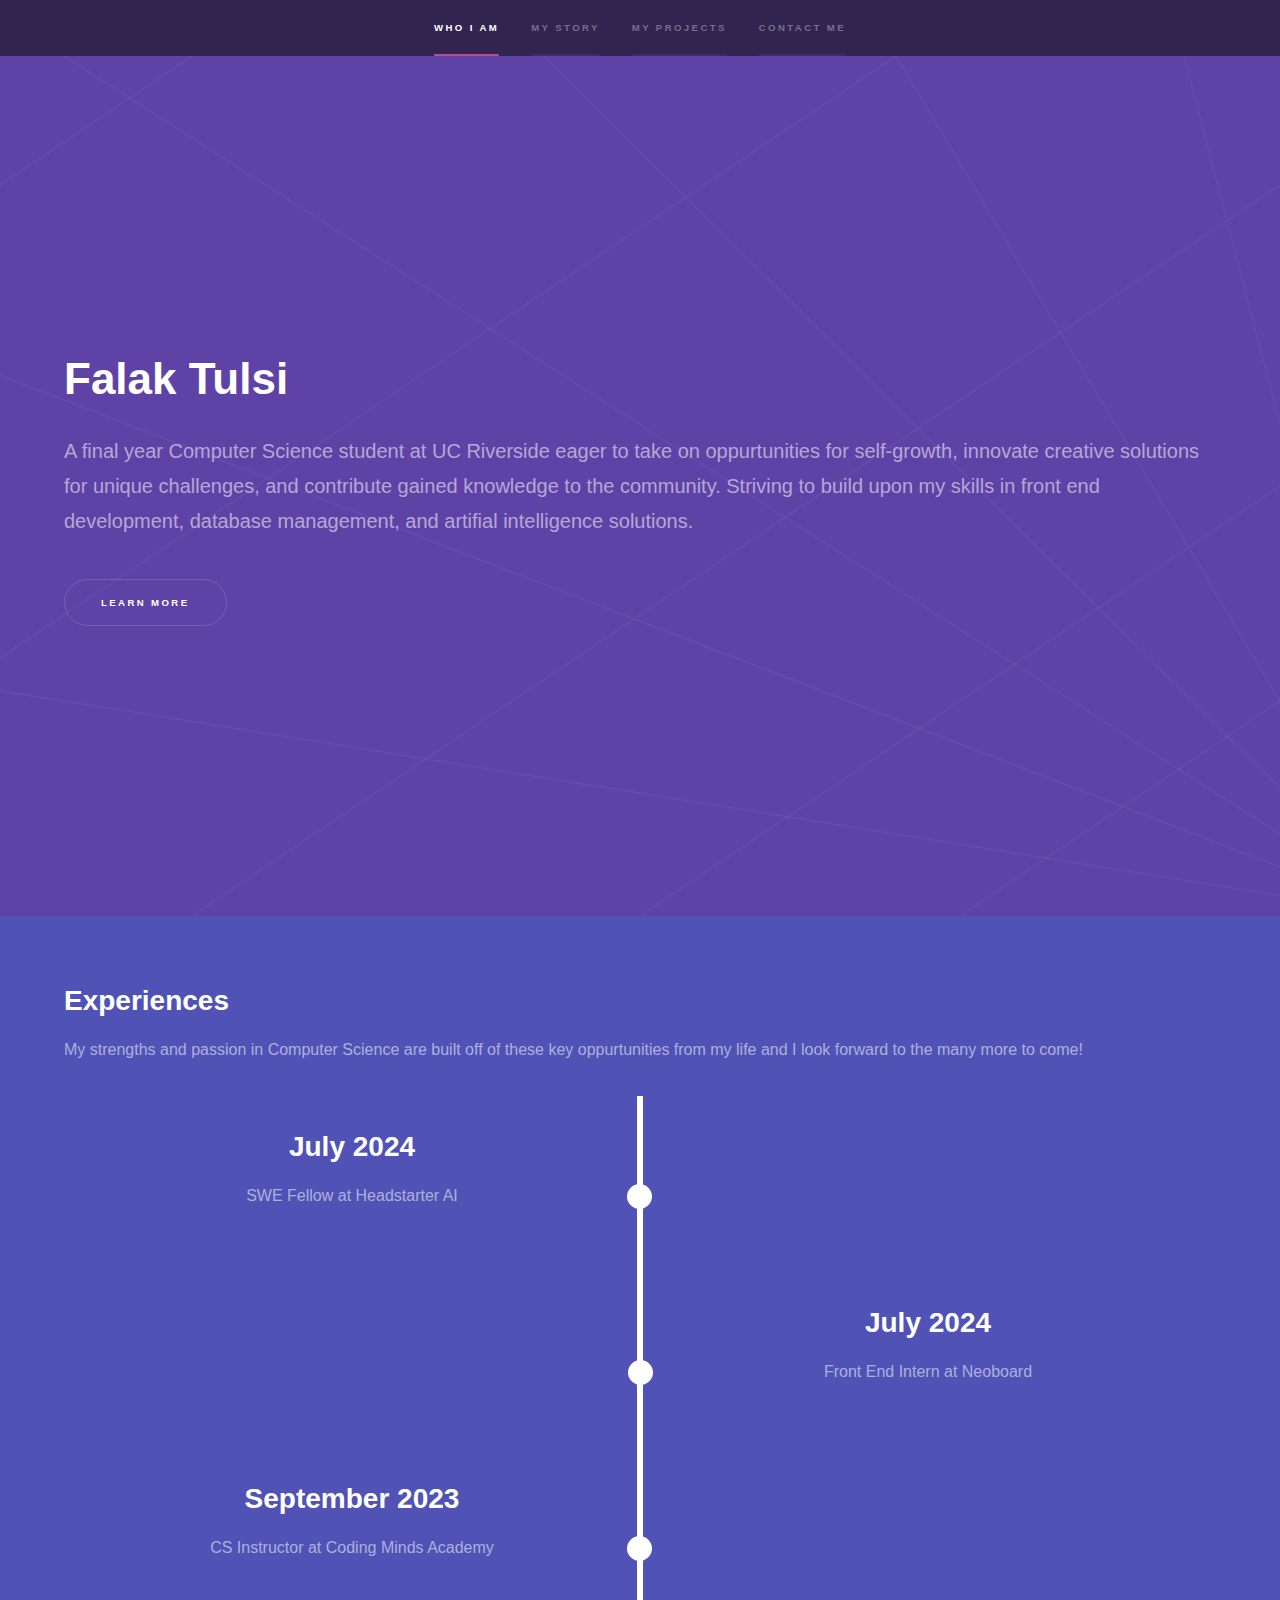
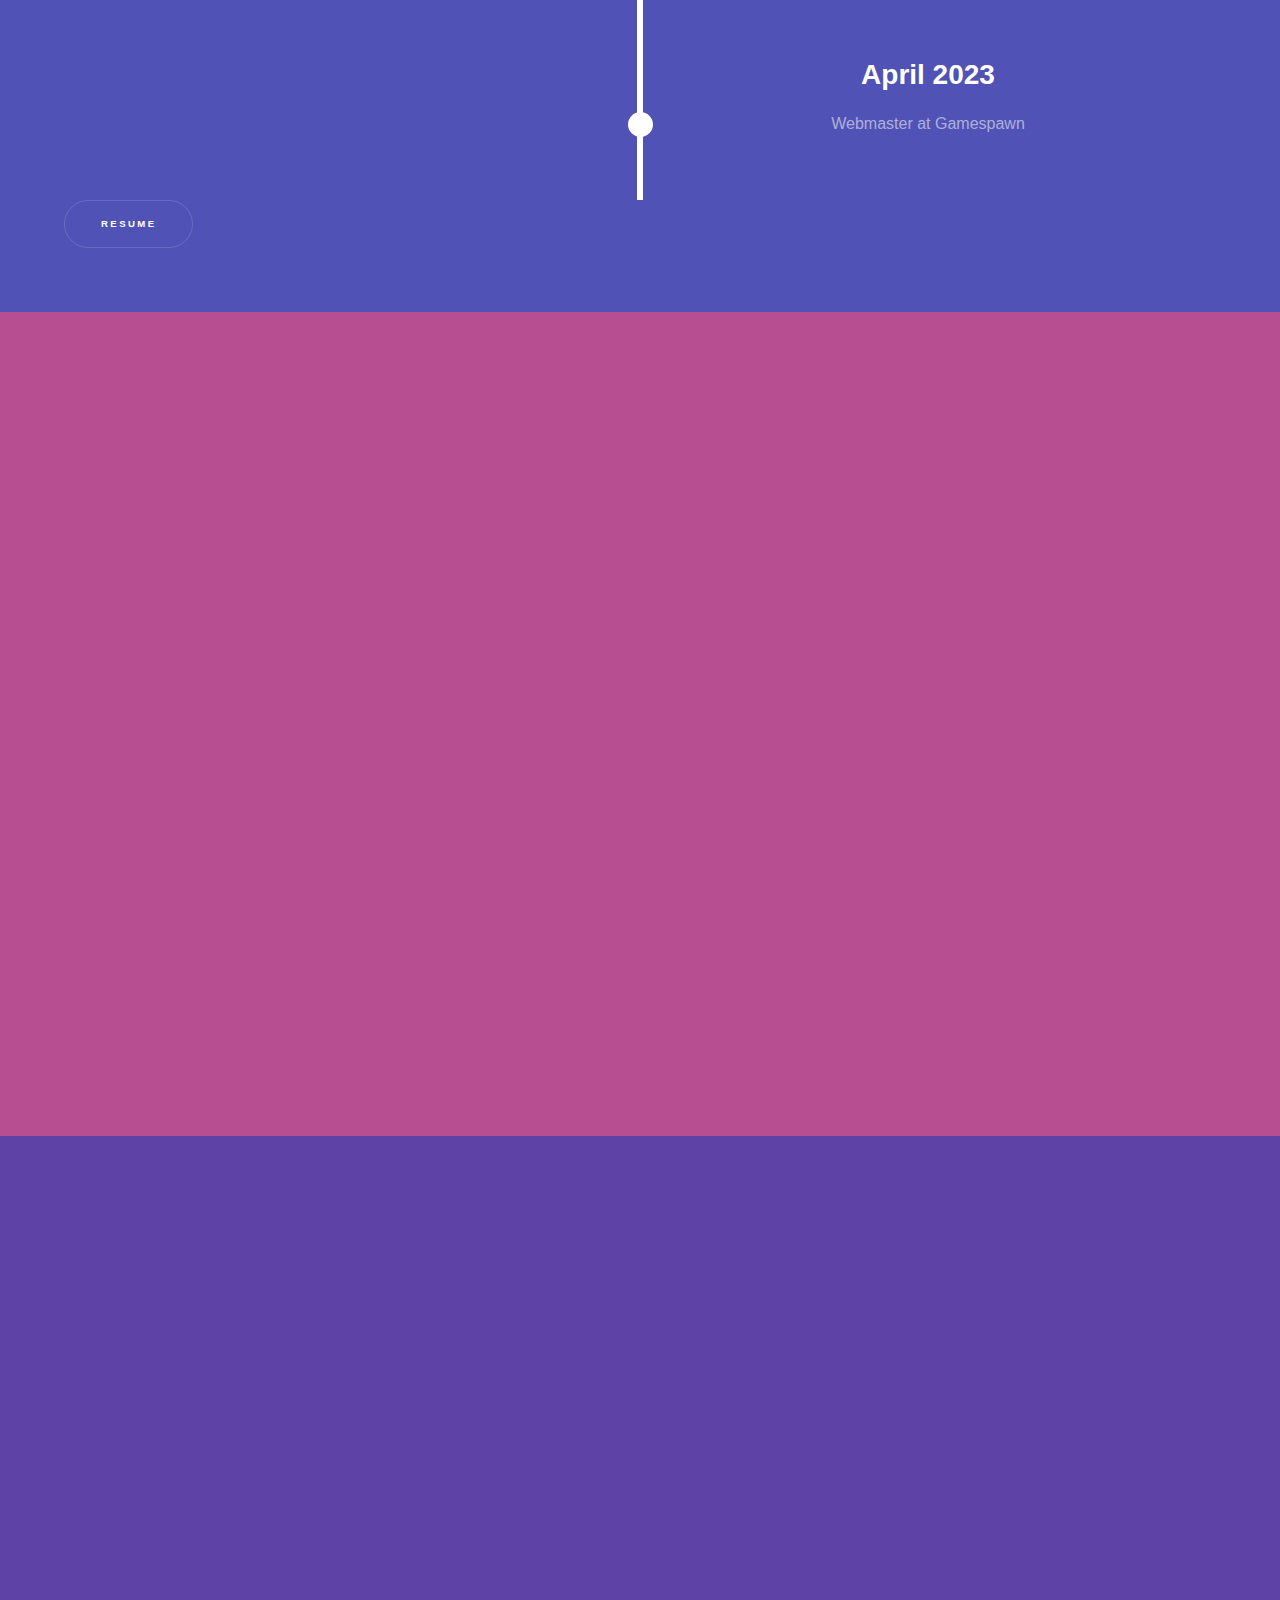
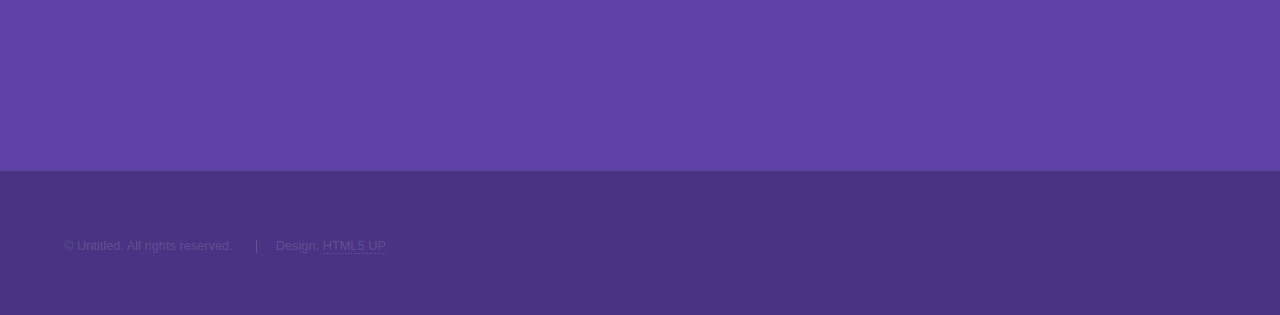
<file: index.html>
<!DOCTYPE html>
<!--
	Hyperspace by HTML5 UP
	html5up.net | @ajlkn
	Free for personal and commercial use under the CCA 3.0 license (html5up.net/license)
-->
<html>
  <head>
    <!-- Google tag (gtag.js) -->
<script async src="https://www.googletagmanager.com/gtag/js?id=G-4K62LD12PH"></script>
<script>
  window.dataLayer = window.dataLayer || [];
  function gtag(){dataLayer.push(arguments);}
  gtag('js', new Date());

  gtag('config', 'G-4K62LD12PH');
</script>
    <title>Falak Tulsi Portfolio Site</title>
    <meta charset="utf-8" />
    <meta
      name="viewport"
      content="width=device-width, initial-scale=1, user-scalable=no"
    />
    <link rel="stylesheet" href="assets/css/main.css" />
    <noscript
      ><link rel="stylesheet" href="assets/css/noscript.css"
    /></noscript>
  </head>
  <body class="is-preload">
    <!-- Sidebar -->
    <section id="sidebar">
      <div class="inner">
		<img src="images/profile_pic.jpg" alt="Falak Tulsi" class="profile-image" >
        <nav>
          <ul>
            <li><a href="#intro">WHO I AM</a></li>
            <li><a href="#one">MY STORY</a></li>
            <li><a href="#two">MY PROJECTS</a></li>
            <li><a href="#three">CONTACT ME</a></li>
          </ul>
        </nav>
      </div>
    </section>

    <!-- Wrapper -->
    <div id="wrapper">
      <!-- Intro -->
      <section id="intro" class="wrapper style1 fullscreen fade-up">
        <div class="inner">
          <h1>Falak Tulsi</h1>
          <p>A final year Computer Science student at UC Riverside eager to take on oppurtunities for self-growth, innovate creative solutions for unique challenges, and contribute gained knowledge to the community. Striving to build upon my skills in front end development, database management, and artifial intelligence solutions.</p>
          <ul class="actions">
            <li><a href="#one" class="button scrolly">Learn more</a></li>
          </ul>
        </div>
      </section>

      <!-- One -->
      <section id="one" class="wrapper style2 spotlights">
            <div class="inner">
              <h2>Experiences</h2>
              <p>
                My strengths and passion in Computer Science are built off of these key oppurtunities from my life and I look forward to the many more to come!
              </p>
			  <div class="timeline">
				<div class="container left">
				  <div class="event">
					<h2>July 2024</h2>
					<p>SWE Fellow at Headstarter AI </p>
				  </div>
				</div>
				<div class="container right">
				  <div class="event">
					<h2>July 2024</h2>
					<p>Front End Intern at Neoboard</p>
				  </div>
				</div>
				<div class="container left">
					<div class="event">
					  <h2>September 2023</h2>
					  <p>CS Instructor at Coding Minds Academy </p>
					</div>
				  </div>
				<div class="container right">
					<div class="event">
					  <h2>April 2023</h2>
					  <p>Webmaster at Gamespawn</p>
					</div>
				  </div>
			  </div>
			  <ul class="actions">
				<li><a href="https://www.overleaf.com/read/scfbxncqbzdr#bcfa04" class="button">Resume</a></li>
			  </ul>
            </div>
      </section>

      <!-- Two -->
      <section id="two" class="wrapper style3 fade-up">
        <div class="inner">
          <h2>Projects</h2>
          <p>
            Love to grow my skills through various projects centered around
            intriguing ideas, unfamiliar tech stacks, or creative solutions.
            Feel free to reach out to me <a href="#three">here</a> to
            collaborate on any amazing project ideas you have. Check out my
            current works below!
          </p>
          <div class="features">
            <section>
              <span class="icon solid major fa-code"></span>
              <h3>Go20</h3>
              <p>
                A Golang-powered system for reminding users to take a break from
                the screen.
              </p>
              <ul class="actions">
                <li>
                  <a href="https://github.com/Tech13-08/Go20" class="button"
                    >Github</a
                  >
                </li>
              </ul>
            </section>

            <section>
              <span class="icon solid major fa-lock"></span>
              <h3>Bocchi Shell</h3>
              <p>
                A functioning shell built entirely in Rust centered around the theme of Bocchi the Rock. 
              </p>
			  <ul class="actions">
                <li>
                  <a href="https://github.com/Tech13-08/bocchi-shell" class="button"
                    >Github</a
                  >
                </li>
              </ul>
            </section>
            <section>
              <span class="icon solid major fa-cog"></span>
              <h3>Http Server</h3>
              <p>
                A Javascript http server capable of handling endpoints.
              </p>
			  <ul class="actions">
                <li>
                  <a href="https://github.com/Tech13-08/http-server" class="button"
                    >Github</a
                  >
                </li>
              </ul>
            </section>
            <section>
              <span class="icon solid major fa-desktop"></span>
              <h3>Don't Go Over</h3>
              <p>
                An arduino project multiplayer game with the goal of not going over an unkown number.
              </p>
			  <ul class="actions">
                <li>
                  <a href="https://github.com/Tech13-08/Dont-Go-Over" class="button"
                    >Github</a
                  >
                </li>
              </ul>
            </section>
      </section>

      <!-- Three -->
      <section id="three" class="wrapper style1 fade-up">
        <div class="inner">
          <h2>Contact Me</h2>
          <p>
            Feel free to reach out to me here, I would love to connect with you!
          </p>
          <div class="split style1">
            <section>
              <form method="post" action="#">
                <div class="fields">
                  <div class="field half">
                    <label for="name">Name</label>
                    <input type="text" name="name" id="name" />
                  </div>
                  <div class="field half">
                    <label for="email">Email</label>
                    <input type="text" name="email" id="email" />
                  </div>
                  <div class="field">
                    <label for="message">Message</label>
                    <textarea name="message" id="message" rows="5"></textarea>
                  </div>
                </div>
                <ul class="actions">
                  <li><a href="" class="button submit">Send Message</a></li>
                </ul>
              </form>
            </section>
            <section>
              <ul class="contact">
                <li>
                  <h3>Email</h3>
                  <a href="#">falaktulsi@gmail.com</a>
                </li>
                <li>
                  <h3>Social</h3>
                  <ul class="icons">
                    <li>
                      <a
                        href="https://github.com/Tech13-08"
                        class="icon brands fa-github"
                        ><span class="label">GitHub</span></a
                      >
                    </li>
                    <li>
                      <a
                        href="https://discord.com/users/495038268019048459"
                        class="icon brands fa-discord"
                        ><span class="label">Discord</span></a
                      >
                    </li>
                    <li>
                      <a
                        href="https://www.linkedin.com/in/falak-tulsi/"
                        class="icon brands fa-linkedin-in"
                        ><span class="label">LinkedIn</span></a
                      >
                    </li>
                  </ul>
                </li>
              </ul>
            </section>
          </div>
        </div>
      </section>
    </div>

    <!-- Footer -->
    <footer id="footer" class="wrapper style1-alt">
      <div class="inner">
        <ul class="menu">
          <li>&copy; Untitled. All rights reserved.</li>
          <li>Design: <a href="http://html5up.net">HTML5 UP</a></li>
        </ul>
      </div>
    </footer>

    <!-- Scripts -->
    <script src="assets/js/jquery.min.js"></script>
    <script src="assets/js/jquery.scrollex.min.js"></script>
    <script src="assets/js/jquery.scrolly.min.js"></script>
    <script src="assets/js/browser.min.js"></script>
    <script src="assets/js/breakpoints.min.js"></script>
    <script src="assets/js/util.js"></script>
    <script src="assets/js/main.js"></script>
  </body>
</html>
</file>
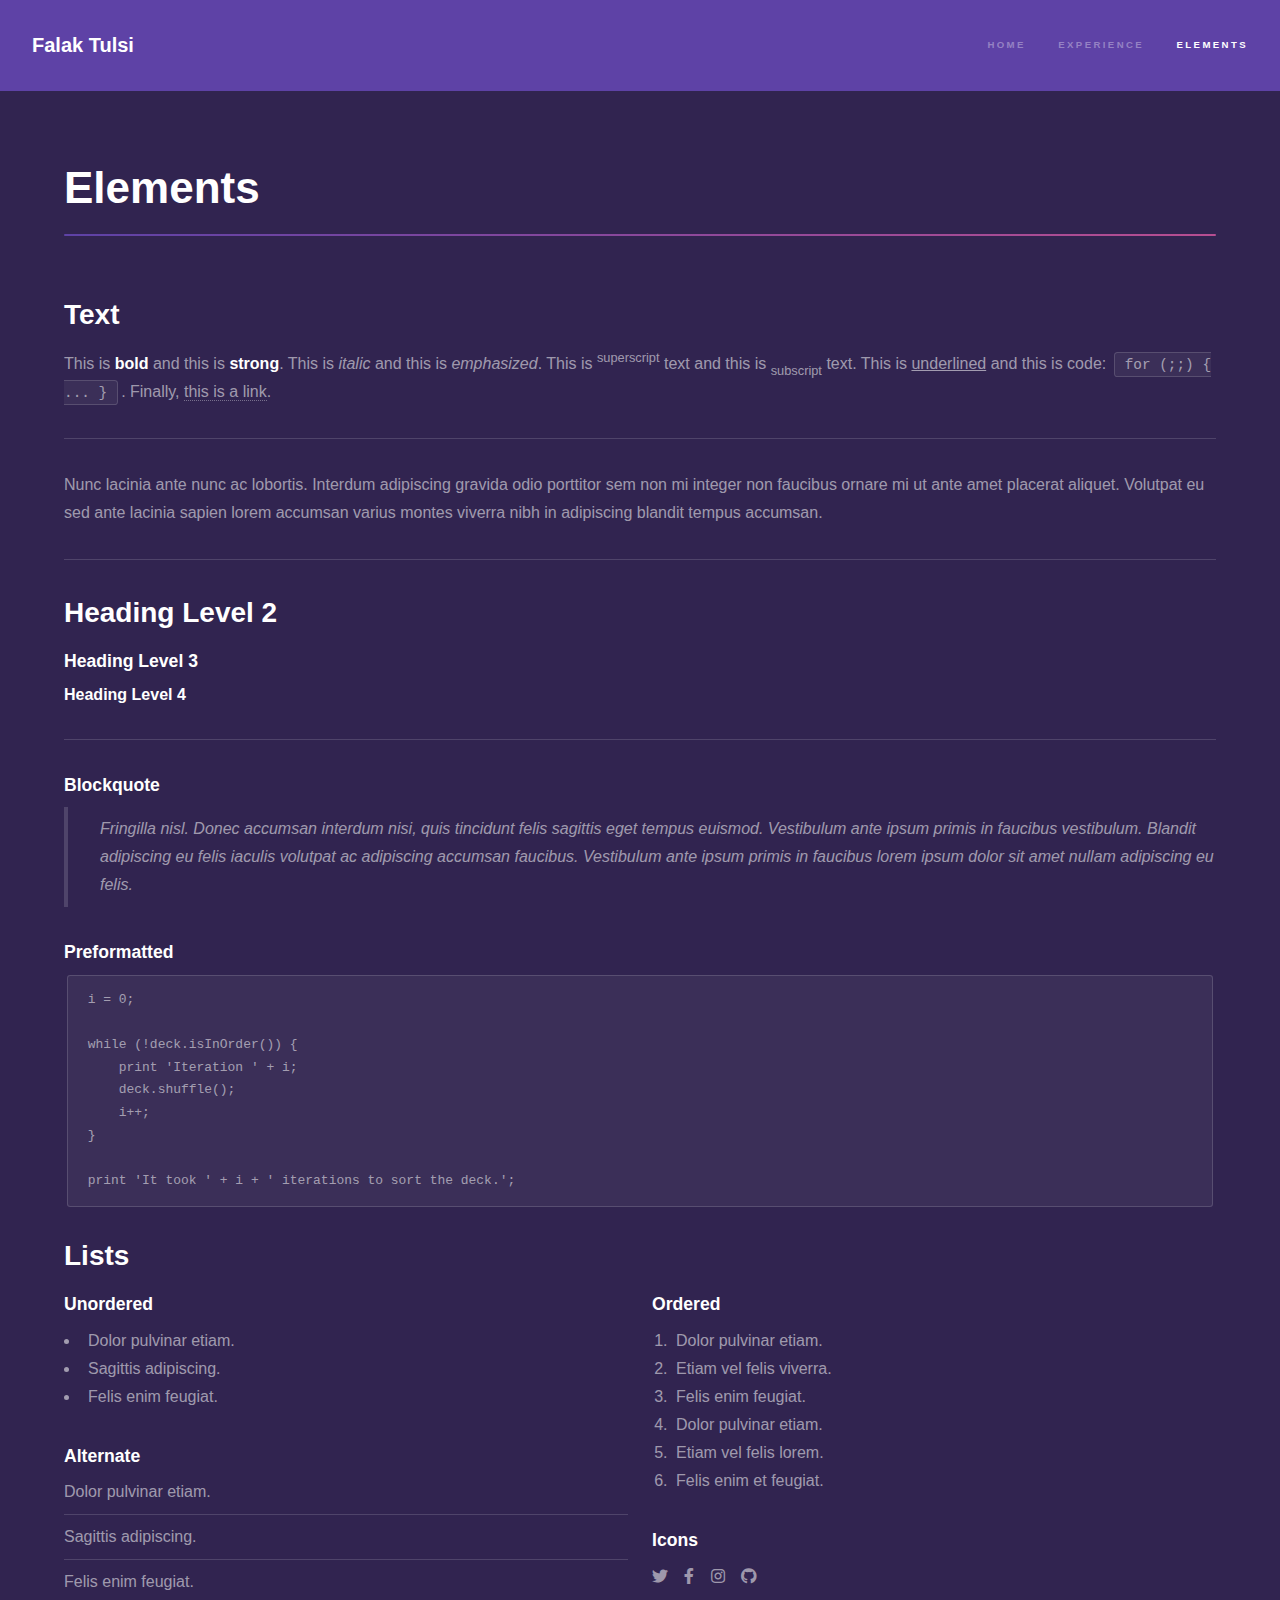
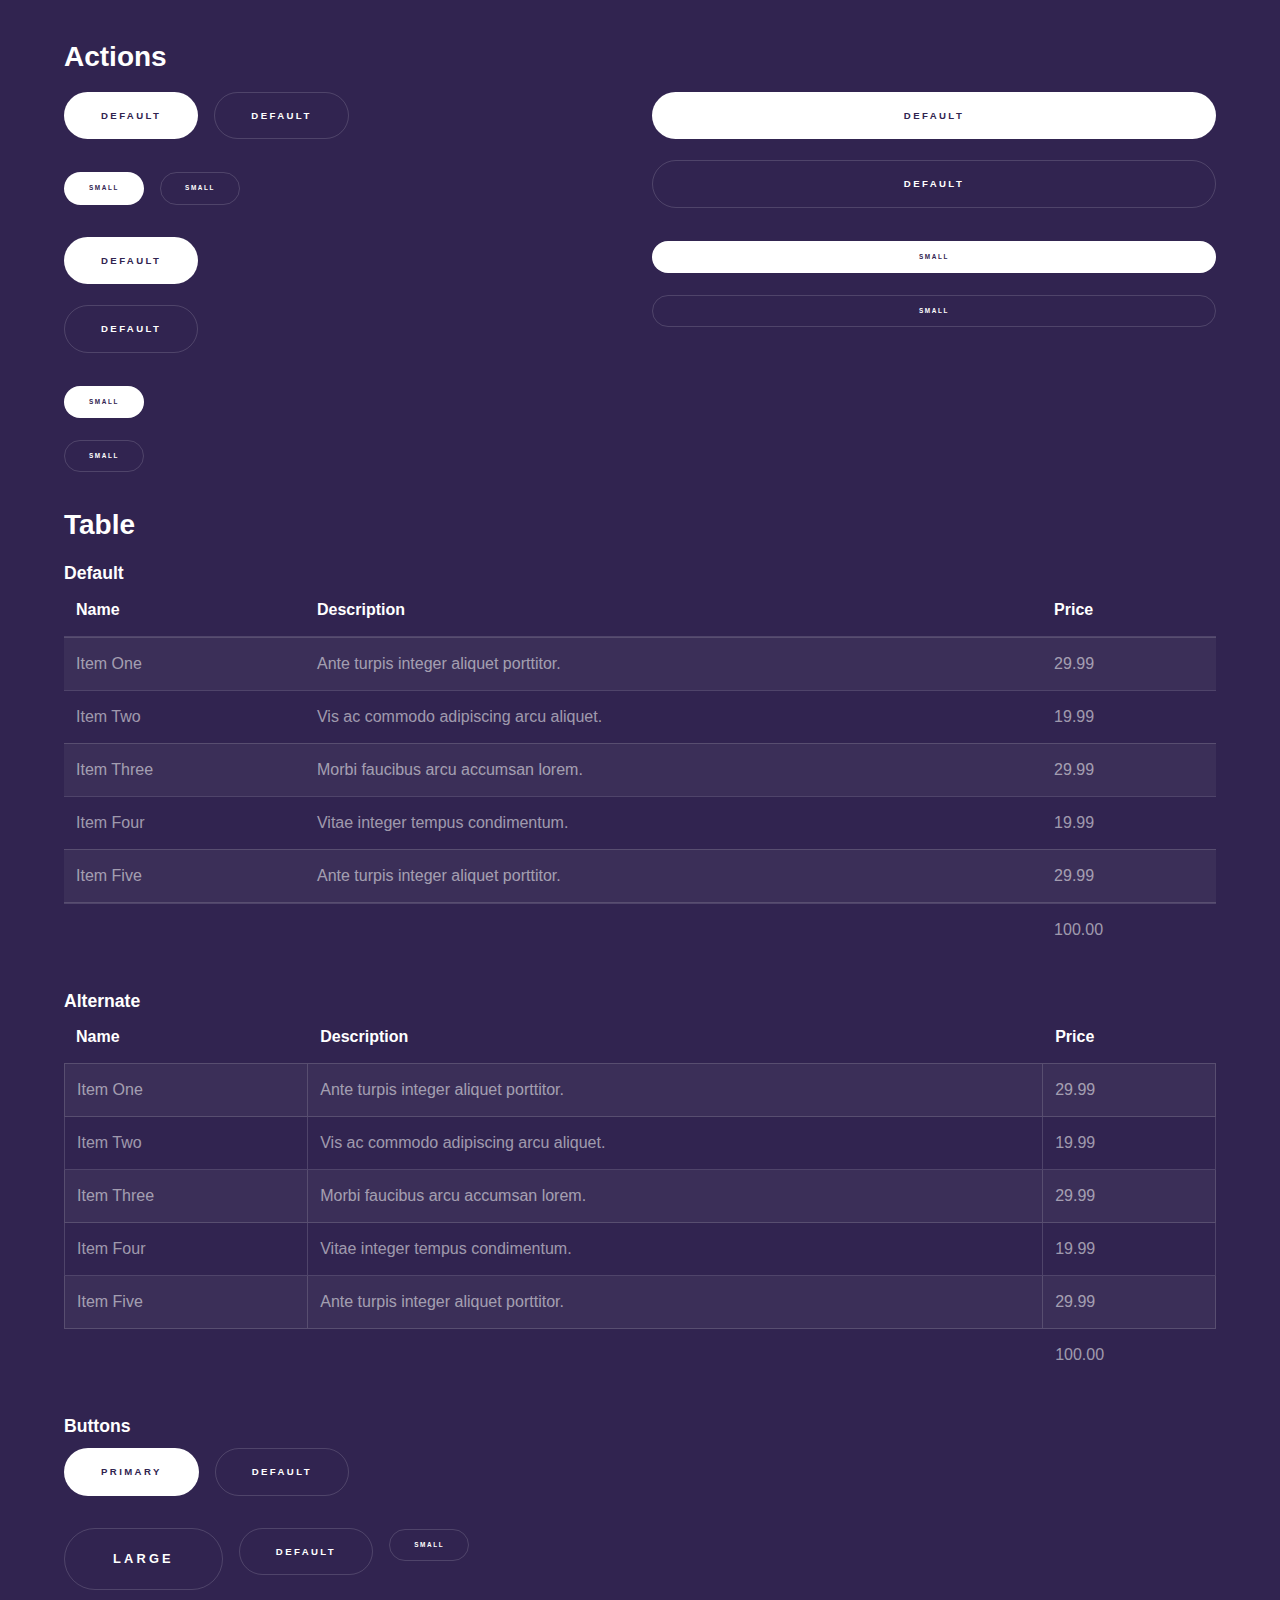
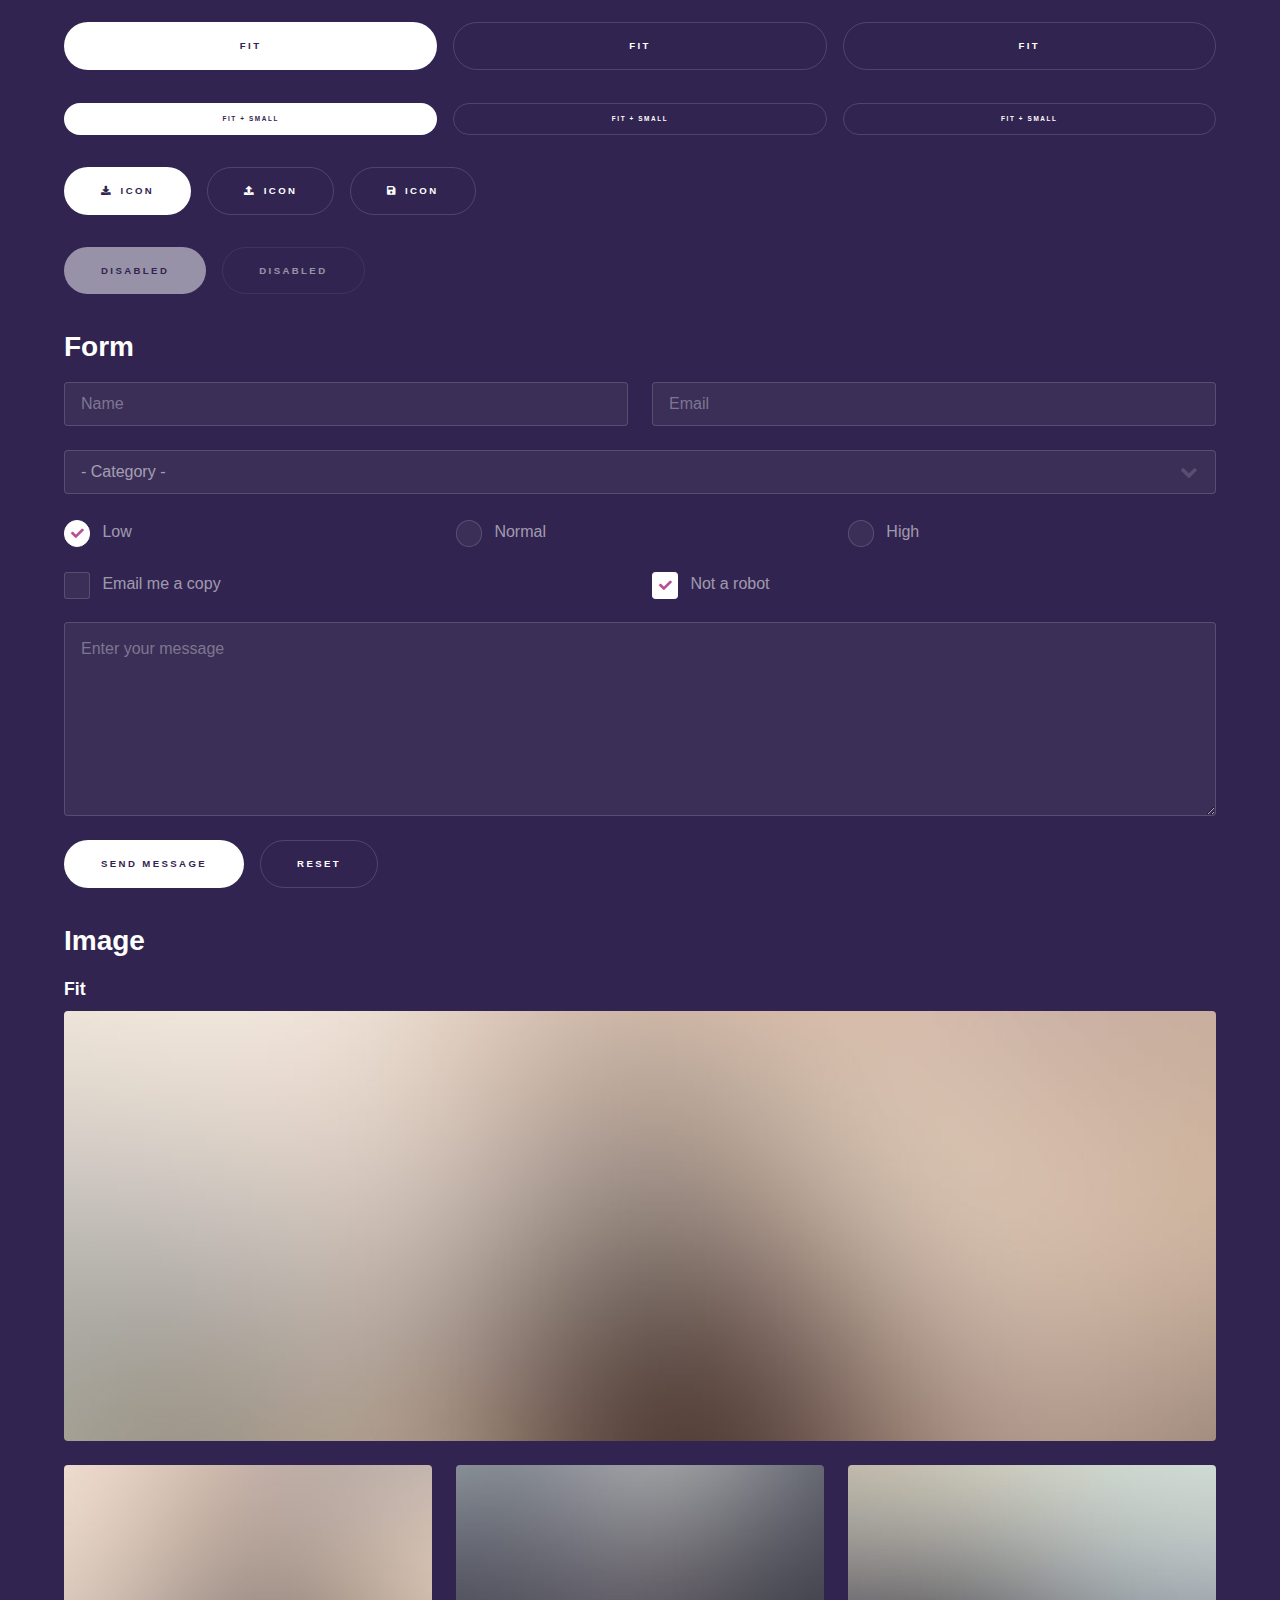
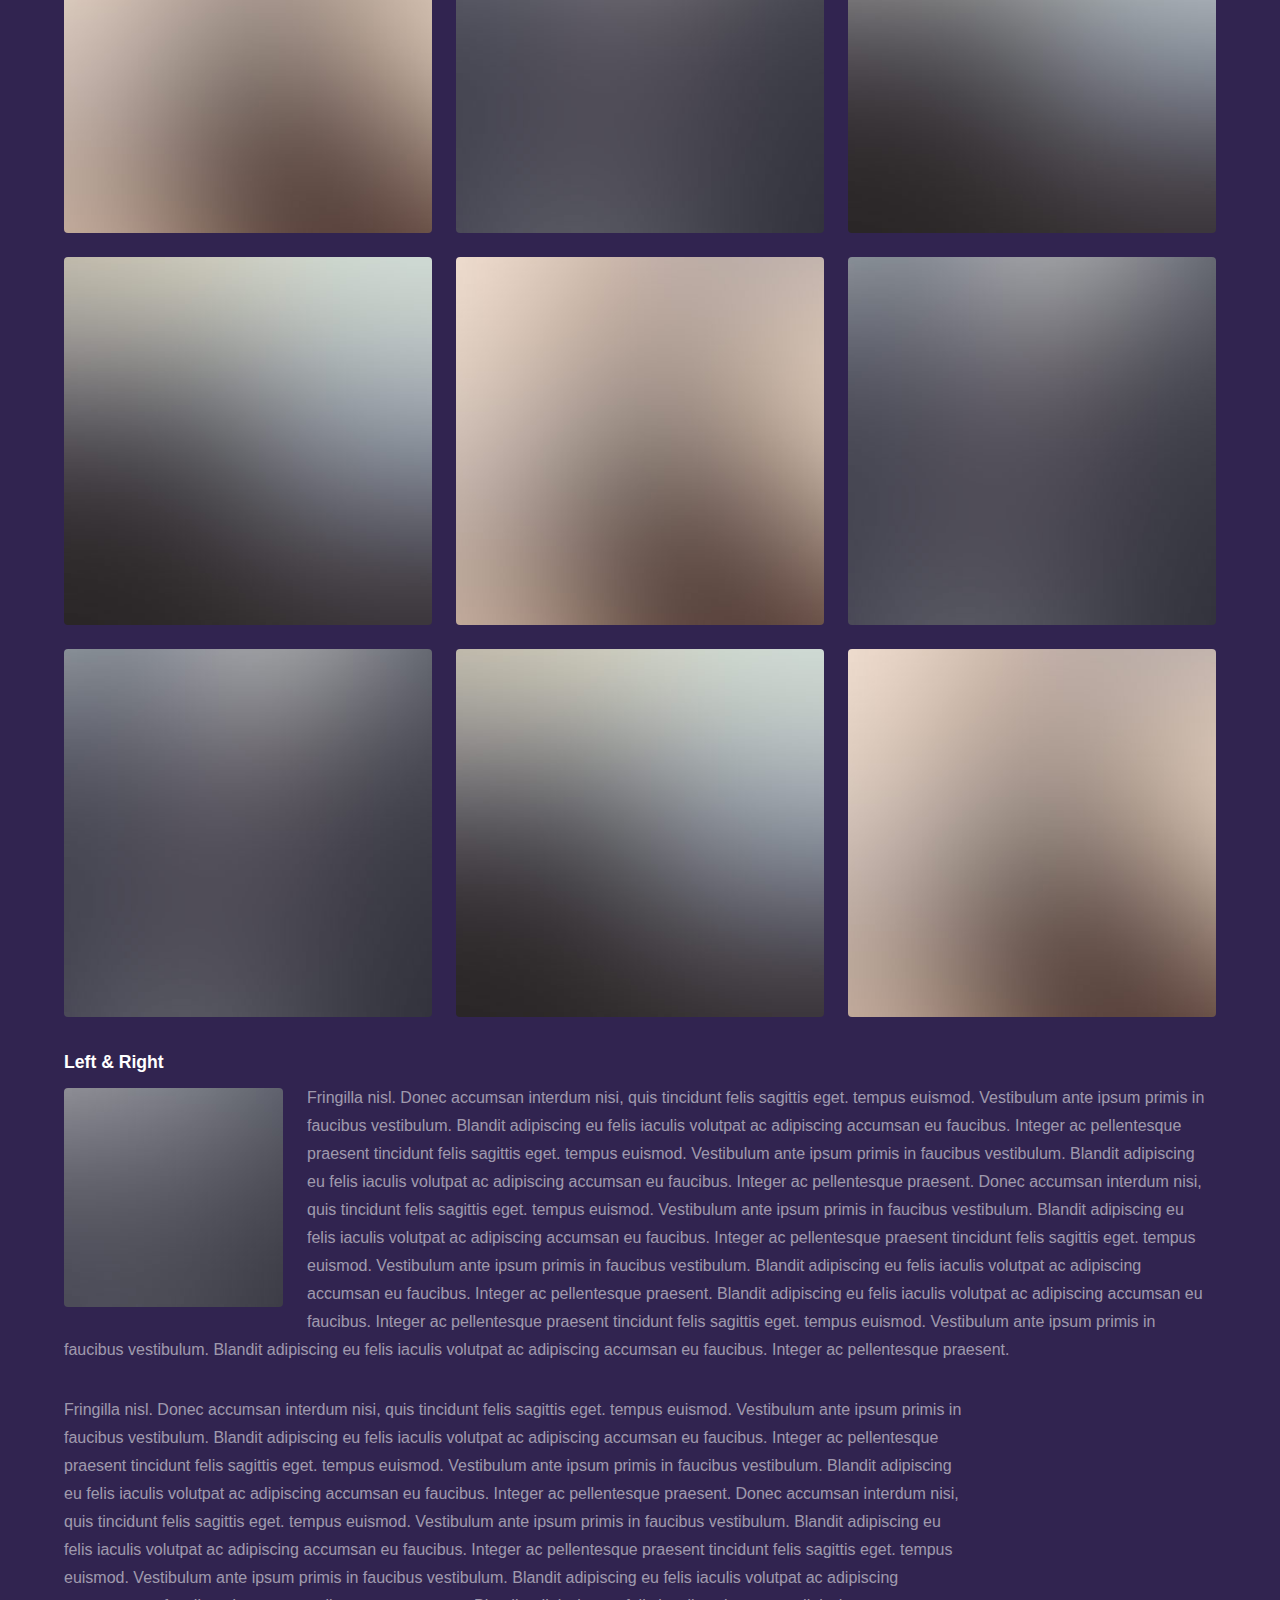
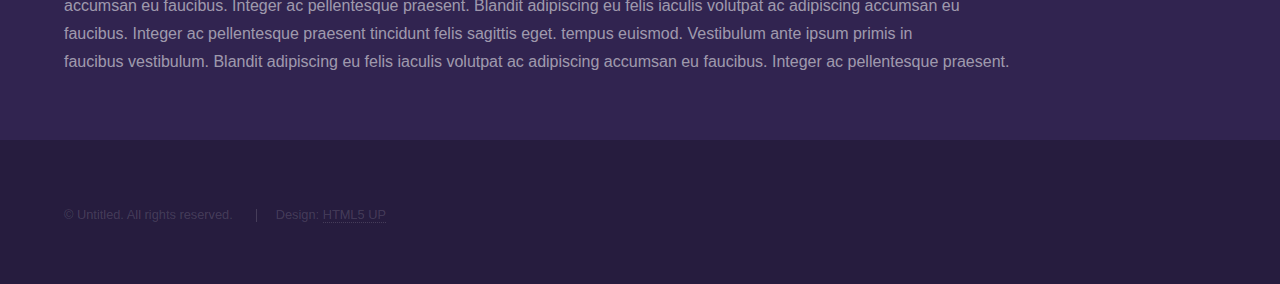
<file: elements.html>
<!DOCTYPE html>
<!--
	Hyperspace by HTML5 UP
	html5up.net | @ajlkn
	Free for personal and commercial use under the CCA 3.0 license (html5up.net/license)
-->
<html>
  <head>
    <!-- Google tag (gtag.js) -->
    <script
      async
      src="https://www.googletagmanager.com/gtag/js?id=G-4K62LD12PH"
    ></script>
    <script>
      window.dataLayer = window.dataLayer || [];
      function gtag() {
        dataLayer.push(arguments);
      }
      gtag("js", new Date());

      gtag("config", "G-4K62LD12PH");
    </script>
    <title>Elements - Hyperspace by HTML5 UP</title>
    <meta charset="utf-8" />
    <meta
      name="viewport"
      content="width=device-width, initial-scale=1, user-scalable=no"
    />
    <link rel="stylesheet" href="assets/css/main.css" />
    <noscript
      ><link rel="stylesheet" href="assets/css/noscript.css"
    /></noscript>
  </head>
  <body class="is-preload">
    <!-- Header -->
    <header id="header">
      <a href="index.html" class="title">Falak Tulsi</a>
      <nav>
        <ul>
          <li><a href="index.html">Home</a></li>
          <li><a href="experiences.html">experience</a></li>
          <li><a href="elements.html" class="active">Elements</a></li>
        </ul>
      </nav>
    </header>

    <!-- Wrapper -->
    <div id="wrapper">
      <!-- Main -->
      <section id="main" class="wrapper">
        <div class="inner">
          <h1 class="major">Elements</h1>

          <!-- Text -->
          <section>
            <h2>Text</h2>
            <p>
              This is <b>bold</b> and this is <strong>strong</strong>. This is
              <i>italic</i> and this is <em>emphasized</em>. This is
              <sup>superscript</sup> text and this is <sub>subscript</sub> text.
              This is <u>underlined</u> and this is code:
              <code>for (;;) { ... }</code>. Finally,
              <a href="#">this is a link</a>.
            </p>
            <hr />
            <p>
              Nunc lacinia ante nunc ac lobortis. Interdum adipiscing gravida
              odio porttitor sem non mi integer non faucibus ornare mi ut ante
              amet placerat aliquet. Volutpat eu sed ante lacinia sapien lorem
              accumsan varius montes viverra nibh in adipiscing blandit tempus
              accumsan.
            </p>
            <hr />
            <h2>Heading Level 2</h2>
            <h3>Heading Level 3</h3>
            <h4>Heading Level 4</h4>
            <hr />
            <h3>Blockquote</h3>
            <blockquote>
              Fringilla nisl. Donec accumsan interdum nisi, quis tincidunt felis
              sagittis eget tempus euismod. Vestibulum ante ipsum primis in
              faucibus vestibulum. Blandit adipiscing eu felis iaculis volutpat
              ac adipiscing accumsan faucibus. Vestibulum ante ipsum primis in
              faucibus lorem ipsum dolor sit amet nullam adipiscing eu felis.
            </blockquote>
            <h3>Preformatted</h3>
            <pre><code>i = 0;

while (!deck.isInOrder()) {
    print 'Iteration ' + i;
    deck.shuffle();
    i++;
}

print 'It took ' + i + ' iterations to sort the deck.';</code></pre>
          </section>

          <!-- Lists -->
          <section>
            <h2>Lists</h2>
            <div class="row">
              <div class="col-6 col-12-medium">
                <h3>Unordered</h3>
                <ul>
                  <li>Dolor pulvinar etiam.</li>
                  <li>Sagittis adipiscing.</li>
                  <li>Felis enim feugiat.</li>
                </ul>
                <h3>Alternate</h3>
                <ul class="alt">
                  <li>Dolor pulvinar etiam.</li>
                  <li>Sagittis adipiscing.</li>
                  <li>Felis enim feugiat.</li>
                </ul>
              </div>
              <div class="col-6 col-12-medium">
                <h3>Ordered</h3>
                <ol>
                  <li>Dolor pulvinar etiam.</li>
                  <li>Etiam vel felis viverra.</li>
                  <li>Felis enim feugiat.</li>
                  <li>Dolor pulvinar etiam.</li>
                  <li>Etiam vel felis lorem.</li>
                  <li>Felis enim et feugiat.</li>
                </ol>
                <h3>Icons</h3>
                <ul class="icons">
                  <li>
                    <a href="#" class="icon brands fa-twitter"
                      ><span class="label">Twitter</span></a
                    >
                  </li>
                  <li>
                    <a href="#" class="icon brands fa-facebook-f"
                      ><span class="label">Facebook</span></a
                    >
                  </li>
                  <li>
                    <a href="#" class="icon brands fa-instagram"
                      ><span class="label">Instagram</span></a
                    >
                  </li>
                  <li>
                    <a href="#" class="icon brands fa-github"
                      ><span class="label">Github</span></a
                    >
                  </li>
                </ul>
              </div>
            </div>
            <h2>Actions</h2>
            <div class="row">
              <div class="col-6 col-12-medium">
                <ul class="actions">
                  <li><a href="#" class="button primary">Default</a></li>
                  <li><a href="#" class="button">Default</a></li>
                </ul>
                <ul class="actions small">
                  <li><a href="#" class="button primary small">Small</a></li>
                  <li><a href="#" class="button small">Small</a></li>
                </ul>
                <ul class="actions stacked">
                  <li><a href="#" class="button primary">Default</a></li>
                  <li><a href="#" class="button">Default</a></li>
                </ul>
                <ul class="actions stacked">
                  <li><a href="#" class="button primary small">Small</a></li>
                  <li><a href="#" class="button small">Small</a></li>
                </ul>
              </div>
              <div class="col-6 col-12-medium">
                <ul class="actions stacked">
                  <li><a href="#" class="button primary fit">Default</a></li>
                  <li><a href="#" class="button fit">Default</a></li>
                </ul>
                <ul class="actions stacked">
                  <li>
                    <a href="#" class="button primary small fit">Small</a>
                  </li>
                  <li><a href="#" class="button small fit">Small</a></li>
                </ul>
              </div>
            </div>
          </section>

          <!-- Table -->
          <section>
            <h2>Table</h2>
            <h3>Default</h3>
            <div class="table-wrapper">
              <table>
                <thead>
                  <tr>
                    <th>Name</th>
                    <th>Description</th>
                    <th>Price</th>
                  </tr>
                </thead>
                <tbody>
                  <tr>
                    <td>Item One</td>
                    <td>Ante turpis integer aliquet porttitor.</td>
                    <td>29.99</td>
                  </tr>
                  <tr>
                    <td>Item Two</td>
                    <td>Vis ac commodo adipiscing arcu aliquet.</td>
                    <td>19.99</td>
                  </tr>
                  <tr>
                    <td>Item Three</td>
                    <td>Morbi faucibus arcu accumsan lorem.</td>
                    <td>29.99</td>
                  </tr>
                  <tr>
                    <td>Item Four</td>
                    <td>Vitae integer tempus condimentum.</td>
                    <td>19.99</td>
                  </tr>
                  <tr>
                    <td>Item Five</td>
                    <td>Ante turpis integer aliquet porttitor.</td>
                    <td>29.99</td>
                  </tr>
                </tbody>
                <tfoot>
                  <tr>
                    <td colspan="2"></td>
                    <td>100.00</td>
                  </tr>
                </tfoot>
              </table>
            </div>

            <h3>Alternate</h3>
            <div class="table-wrapper">
              <table class="alt">
                <thead>
                  <tr>
                    <th>Name</th>
                    <th>Description</th>
                    <th>Price</th>
                  </tr>
                </thead>
                <tbody>
                  <tr>
                    <td>Item One</td>
                    <td>Ante turpis integer aliquet porttitor.</td>
                    <td>29.99</td>
                  </tr>
                  <tr>
                    <td>Item Two</td>
                    <td>Vis ac commodo adipiscing arcu aliquet.</td>
                    <td>19.99</td>
                  </tr>
                  <tr>
                    <td>Item Three</td>
                    <td>Morbi faucibus arcu accumsan lorem.</td>
                    <td>29.99</td>
                  </tr>
                  <tr>
                    <td>Item Four</td>
                    <td>Vitae integer tempus condimentum.</td>
                    <td>19.99</td>
                  </tr>
                  <tr>
                    <td>Item Five</td>
                    <td>Ante turpis integer aliquet porttitor.</td>
                    <td>29.99</td>
                  </tr>
                </tbody>
                <tfoot>
                  <tr>
                    <td colspan="2"></td>
                    <td>100.00</td>
                  </tr>
                </tfoot>
              </table>
            </div>
          </section>

          <!-- Buttons -->
          <section>
            <h3>Buttons</h3>
            <ul class="actions">
              <li><a href="#" class="button primary">Primary</a></li>
              <li><a href="#" class="button">Default</a></li>
            </ul>
            <ul class="actions">
              <li><a href="#" class="button large">Large</a></li>
              <li><a href="#" class="button">Default</a></li>
              <li><a href="#" class="button small">Small</a></li>
            </ul>
            <ul class="actions fit">
              <li><a href="#" class="button primary fit">Fit</a></li>
              <li><a href="#" class="button fit">Fit</a></li>
              <li><a href="#" class="button fit">Fit</a></li>
            </ul>
            <ul class="actions fit small">
              <li>
                <a href="#" class="button primary fit small">Fit + Small</a>
              </li>
              <li><a href="#" class="button fit small">Fit + Small</a></li>
              <li><a href="#" class="button fit small">Fit + Small</a></li>
            </ul>
            <ul class="actions">
              <li>
                <a href="#" class="button primary icon solid fa-download"
                  >Icon</a
                >
              </li>
              <li><a href="#" class="button icon solid fa-upload">Icon</a></li>
              <li><a href="#" class="button icon solid fa-save">Icon</a></li>
            </ul>
            <ul class="actions">
              <li><span class="button primary disabled">Disabled</span></li>
              <li><span class="button disabled">Disabled</span></li>
            </ul>
          </section>

          <!-- Form -->
          <section>
            <h2>Form</h2>
            <form method="post" action="#">
              <div class="row gtr-uniform">
                <div class="col-6 col-12-xsmall">
                  <input
                    type="text"
                    name="demo-name"
                    id="demo-name"
                    value=""
                    placeholder="Name"
                  />
                </div>
                <div class="col-6 col-12-xsmall">
                  <input
                    type="email"
                    name="demo-email"
                    id="demo-email"
                    value=""
                    placeholder="Email"
                  />
                </div>
                <div class="col-12">
                  <select name="demo-category" id="demo-category">
                    <option value="">- Category -</option>
                    <option value="1">Manufacturing</option>
                    <option value="1">Shipping</option>
                    <option value="1">Administration</option>
                    <option value="1">Human Resources</option>
                  </select>
                </div>
                <div class="col-4 col-12-small">
                  <input
                    type="radio"
                    id="demo-priority-low"
                    name="demo-priority"
                    checked
                  />
                  <label for="demo-priority-low">Low</label>
                </div>
                <div class="col-4 col-12-small">
                  <input
                    type="radio"
                    id="demo-priority-normal"
                    name="demo-priority"
                  />
                  <label for="demo-priority-normal">Normal</label>
                </div>
                <div class="col-4 col-12-small">
                  <input
                    type="radio"
                    id="demo-priority-high"
                    name="demo-priority"
                  />
                  <label for="demo-priority-high">High</label>
                </div>
                <div class="col-6 col-12-small">
                  <input type="checkbox" id="demo-copy" name="demo-copy" />
                  <label for="demo-copy">Email me a copy</label>
                </div>
                <div class="col-6 col-12-small">
                  <input
                    type="checkbox"
                    id="demo-human"
                    name="demo-human"
                    checked
                  />
                  <label for="demo-human">Not a robot</label>
                </div>
                <div class="col-12">
                  <textarea
                    name="demo-message"
                    id="demo-message"
                    placeholder="Enter your message"
                    rows="6"
                  ></textarea>
                </div>
                <div class="col-12">
                  <ul class="actions">
                    <li>
                      <input
                        type="submit"
                        value="Send Message"
                        class="primary"
                      />
                    </li>
                    <li><input type="reset" value="Reset" /></li>
                  </ul>
                </div>
              </div>
            </form>
          </section>

          <!-- Image -->
          <section>
            <h2>Image</h2>
            <h3>Fit</h3>
            <div class="box alt">
              <div class="row gtr-uniform">
                <div class="col-12">
                  <span class="image fit"
                    ><img src="images/pic04.jpg" alt=""
                  /></span>
                </div>
                <div class="col-4">
                  <span class="image fit"
                    ><img src="images/pic01.jpg" alt=""
                  /></span>
                </div>
                <div class="col-4">
                  <span class="image fit"
                    ><img src="images/pic02.jpg" alt=""
                  /></span>
                </div>
                <div class="col-4">
                  <span class="image fit"
                    ><img src="images/pic03.jpg" alt=""
                  /></span>
                </div>
                <div class="col-4">
                  <span class="image fit"
                    ><img src="images/pic03.jpg" alt=""
                  /></span>
                </div>
                <div class="col-4">
                  <span class="image fit"
                    ><img src="images/pic01.jpg" alt=""
                  /></span>
                </div>
                <div class="col-4">
                  <span class="image fit"
                    ><img src="images/pic02.jpg" alt=""
                  /></span>
                </div>
                <div class="col-4">
                  <span class="image fit"
                    ><img src="images/pic02.jpg" alt=""
                  /></span>
                </div>
                <div class="col-4">
                  <span class="image fit"
                    ><img src="images/pic03.jpg" alt=""
                  /></span>
                </div>
                <div class="col-4">
                  <span class="image fit"
                    ><img src="images/pic01.jpg" alt=""
                  /></span>
                </div>
              </div>
            </div>
            <h3>Left &amp; Right</h3>
            <p>
              <span class="image left"
                ><img src="images/pic05.jpg" alt="" /></span
              >Fringilla nisl. Donec accumsan interdum nisi, quis tincidunt
              felis sagittis eget. tempus euismod. Vestibulum ante ipsum primis
              in faucibus vestibulum. Blandit adipiscing eu felis iaculis
              volutpat ac adipiscing accumsan eu faucibus. Integer ac
              pellentesque praesent tincidunt felis sagittis eget. tempus
              euismod. Vestibulum ante ipsum primis in faucibus vestibulum.
              Blandit adipiscing eu felis iaculis volutpat ac adipiscing
              accumsan eu faucibus. Integer ac pellentesque praesent. Donec
              accumsan interdum nisi, quis tincidunt felis sagittis eget. tempus
              euismod. Vestibulum ante ipsum primis in faucibus vestibulum.
              Blandit adipiscing eu felis iaculis volutpat ac adipiscing
              accumsan eu faucibus. Integer ac pellentesque praesent tincidunt
              felis sagittis eget. tempus euismod. Vestibulum ante ipsum primis
              in faucibus vestibulum. Blandit adipiscing eu felis iaculis
              volutpat ac adipiscing accumsan eu faucibus. Integer ac
              pellentesque praesent. Blandit adipiscing eu felis iaculis
              volutpat ac adipiscing accumsan eu faucibus. Integer ac
              pellentesque praesent tincidunt felis sagittis eget. tempus
              euismod. Vestibulum ante ipsum primis in faucibus vestibulum.
              Blandit adipiscing eu felis iaculis volutpat ac adipiscing
              accumsan eu faucibus. Integer ac pellentesque praesent.
            </p>
            <p>
              <span class="image right"
                ><img src="images/pic06.jpg" alt="" /></span
              >Fringilla nisl. Donec accumsan interdum nisi, quis tincidunt
              felis sagittis eget. tempus euismod. Vestibulum ante ipsum primis
              in faucibus vestibulum. Blandit adipiscing eu felis iaculis
              volutpat ac adipiscing accumsan eu faucibus. Integer ac
              pellentesque praesent tincidunt felis sagittis eget. tempus
              euismod. Vestibulum ante ipsum primis in faucibus vestibulum.
              Blandit adipiscing eu felis iaculis volutpat ac adipiscing
              accumsan eu faucibus. Integer ac pellentesque praesent. Donec
              accumsan interdum nisi, quis tincidunt felis sagittis eget. tempus
              euismod. Vestibulum ante ipsum primis in faucibus vestibulum.
              Blandit adipiscing eu felis iaculis volutpat ac adipiscing
              accumsan eu faucibus. Integer ac pellentesque praesent tincidunt
              felis sagittis eget. tempus euismod. Vestibulum ante ipsum primis
              in faucibus vestibulum. Blandit adipiscing eu felis iaculis
              volutpat ac adipiscing accumsan eu faucibus. Integer ac
              pellentesque praesent. Blandit adipiscing eu felis iaculis
              volutpat ac adipiscing accumsan eu faucibus. Integer ac
              pellentesque praesent tincidunt felis sagittis eget. tempus
              euismod. Vestibulum ante ipsum primis in faucibus vestibulum.
              Blandit adipiscing eu felis iaculis volutpat ac adipiscing
              accumsan eu faucibus. Integer ac pellentesque praesent.
            </p>
          </section>
        </div>
      </section>
    </div>

    <!-- Footer -->
    <footer id="footer" class="wrapper alt">
      <div class="inner">
        <ul class="menu">
          <li>&copy; Untitled. All rights reserved.</li>
          <li>Design: <a href="http://html5up.net">HTML5 UP</a></li>
        </ul>
      </div>
    </footer>

    <!-- Scripts -->
    <script src="assets/js/jquery.min.js"></script>
    <script src="assets/js/jquery.scrollex.min.js"></script>
    <script src="assets/js/jquery.scrolly.min.js"></script>
    <script src="assets/js/browser.min.js"></script>
    <script src="assets/js/breakpoints.min.js"></script>
    <script src="assets/js/util.js"></script>
    <script src="assets/js/main.js"></script>
  </body>
</html>
</file>
<file: assets/css/noscript.css>
/*
	Hyperspace by HTML5 UP
	html5up.net | @ajlkn
	Free for personal and commercial use under the CCA 3.0 license (html5up.net/license)
*/

/* Spotlights */

	.spotlights > section > .image:before {
		opacity: 0 !important;
	}

	.spotlights > section > .content > .inner {
		-moz-transform: none !important;
		-webkit-transform: none !important;
		-ms-transform: none !important;
		transform: none !important;
		opacity: 1 !important;
	}

/* Wrapper */

	.wrapper > .inner {
		opacity: 1 !important;
		-moz-transform: none !important;
		-webkit-transform: none !important;
		-ms-transform: none !important;
		transform: none !important;
	}

/* Sidebar */

	#sidebar > .inner {
		opacity: 1 !important;
	}

	#sidebar nav > ul > li {
		-moz-transform: none !important;
		-webkit-transform: none !important;
		-ms-transform: none !important;
		transform: none !important;
		opacity: 1 !important;
	}
</file>
<file: assets/css/main.css>
@import url(fontawesome-all.min.css);

/*
	Hyperspace by HTML5 UP
	html5up.net | @ajlkn
	Free for personal and commercial use under the CCA 3.0 license (html5up.net/license)
*/

html,
body,
div,
span,
applet,
object,
iframe,
h1,
h2,
h3,
h4,
h5,
h6,
p,
blockquote,
pre,
a,
abbr,
acronym,
address,
big,
cite,
code,
del,
dfn,
em,
img,
ins,
kbd,
q,
s,
samp,
small,
strike,
strong,
sub,
sup,
tt,
var,
b,
u,
i,
center,
dl,
dt,
dd,
ol,
ul,
li,
fieldset,
form,
label,
legend,
table,
caption,
tbody,
tfoot,
thead,
tr,
th,
td,
article,
aside,
canvas,
details,
embed,
figure,
figcaption,
footer,
header,
hgroup,
menu,
nav,
output,
ruby,
section,
summary,
time,
mark,
audio,
video {
  margin: 0;
  padding: 0;
  border: 0;
  font-size: 100%;
  font: inherit;
  vertical-align: baseline;
}

article,
aside,
details,
figcaption,
figure,
footer,
header,
hgroup,
menu,
nav,
section {
  display: block;
}

body {
  line-height: 1;
}

ol,
ul {
  list-style: none;
}

blockquote,
q {
  quotes: none;
}

blockquote:before,
blockquote:after,
q:before,
q:after {
  content: "";
  content: none;
}

table {
  border-collapse: collapse;
  border-spacing: 0;
}

body {
  -webkit-text-size-adjust: none;
}

mark {
  background-color: transparent;
  color: inherit;
}

input::-moz-focus-inner {
  border: 0;
  padding: 0;
}

input,
select,
textarea {
  -moz-appearance: none;
  -webkit-appearance: none;
  -ms-appearance: none;
  appearance: none;
}

/* Basic */

@-ms-viewport {
  width: device-width;
}

body {
  -ms-overflow-style: scrollbar;
}

@media screen and (max-width: 480px) {
  html,
  body {
    min-width: 320px;
  }
}

html {
  box-sizing: border-box;
}

*,
*:before,
*:after {
  box-sizing: inherit;
}

body {
  background: #312450;
}

body.is-preload *,
body.is-preload *:before,
body.is-preload *:after {
  -moz-animation: none !important;
  -webkit-animation: none !important;
  -ms-animation: none !important;
  animation: none !important;
  -moz-transition: none !important;
  -webkit-transition: none !important;
  -ms-transition: none !important;
  transition: none !important;
}

/* Type */

body,
input,
select,
textarea {
  color: rgba(255, 255, 255, 0.55);
  font-family: Arial, Helvetica, sans-serif;
  font-size: 16.5pt;
  font-weight: normal;
  line-height: 1.75;
}

@media screen and (max-width: 1680px) {
  body,
  input,
  select,
  textarea {
    font-size: 13pt;
  }
}

@media screen and (max-width: 1280px) {
  body,
  input,
  select,
  textarea {
    font-size: 12pt;
  }
}

@media screen and (max-width: 360px) {
  body,
  input,
  select,
  textarea {
    font-size: 11pt;
  }
}

a {
  -moz-transition: color 0.2s ease, border-bottom-color 0.2s ease;
  -webkit-transition: color 0.2s ease, border-bottom-color 0.2s ease;
  -ms-transition: color 0.2s ease, border-bottom-color 0.2s ease;
  transition: color 0.2s ease, border-bottom-color 0.2s ease;
  border-bottom: dotted 1px rgba(255, 255, 255, 0.35);
  color: inherit;
  text-decoration: none;
}

a:hover {
  border-bottom-color: transparent;
  color: #ffffff;
}

strong,
b {
  color: #ffffff;
  font-weight: bold;
}

em,
i {
  font-style: italic;
}

p {
  margin: 0 0 2em 0;
}

h1,
h2,
h3,
h4,
h5,
h6 {
  color: #ffffff;
  font-weight: bold;
  line-height: 1.5;
  margin: 0 0 0.5em 0;
}

h1 a,
h2 a,
h3 a,
h4 a,
h5 a,
h6 a {
  color: inherit;
  text-decoration: none;
}

h1 {
  font-size: 2.75em;
}

h1.major {
  margin: 0 0 1.3em 0;
  position: relative;
  padding-bottom: 0.35em;
}

h1.major:after {
  background-image: -moz-linear-gradient(to right, #5e42a6, #b74e91);
  background-image: -webkit-linear-gradient(to right, #5e42a6, #b74e91);
  background-image: -ms-linear-gradient(to right, #5e42a6, #b74e91);
  background-image: linear-gradient(to right, #5e42a6, #b74e91);
  -moz-transition: max-width 0.2s ease;
  -webkit-transition: max-width 0.2s ease;
  -ms-transition: max-width 0.2s ease;
  transition: max-width 0.2s ease;
  border-radius: 0.2em;
  bottom: 0;
  content: "";
  height: 0.05em;
  position: absolute;
  right: 0;
  width: 100%;
}

h2 {
  font-size: 1.75em;
}

h3 {
  font-size: 1.1em;
}

h4 {
  font-size: 1em;
}

h5 {
  font-size: 0.8em;
}

h6 {
  font-size: 0.6em;
}

@media screen and (max-width: 736px) {
  h1 {
    font-size: 2em;
  }

  h2 {
    font-size: 1.25em;
  }

  h3 {
    font-size: 1em;
  }

  h4 {
    font-size: 0.8em;
  }

  h5 {
    font-size: 0.6em;
  }

  h6 {
    font-size: 0.6em;
  }
}

sub {
  font-size: 0.8em;
  position: relative;
  top: 0.5em;
}

sup {
  font-size: 0.8em;
  position: relative;
  top: -0.5em;
}

blockquote {
  border-left: solid 4px rgba(255, 255, 255, 0.15);
  font-style: italic;
  margin: 0 0 2em 0;
  padding: 0.5em 0 0.5em 2em;
}

code {
  background: rgba(255, 255, 255, 0.05);
  border-radius: 0.25em;
  border: solid 1px rgba(255, 255, 255, 0.15);
  font-family: "Courier New", monospace;
  font-size: 0.9em;
  margin: 0 0.25em;
  padding: 0.25em 0.65em;
}

pre {
  -webkit-overflow-scrolling: touch;
  font-family: "Courier New", monospace;
  font-size: 0.9em;
  margin: 0 0 2em 0;
}

pre code {
  display: block;
  line-height: 1.75em;
  padding: 1em 1.5em;
  overflow-x: auto;
}

hr {
  border: 0;
  border-bottom: solid 1px rgba(255, 255, 255, 0.15);
  margin: 2em 0;
}

hr.major {
  margin: 3em 0;
}

.align-left {
  text-align: left;
}

.align-center {
  text-align: center;
}

.align-right {
  text-align: right;
}

/* Row */

.row {
  display: flex;
  flex-wrap: wrap;
  box-sizing: border-box;
  align-items: stretch;
}

.row > * {
  box-sizing: border-box;
}

.row.gtr-uniform > * > :last-child {
  margin-bottom: 0;
}

.row.aln-left {
  justify-content: flex-start;
}

.row.aln-center {
  justify-content: center;
}

.row.aln-right {
  justify-content: flex-end;
}

.row.aln-top {
  align-items: flex-start;
}

.row.aln-middle {
  align-items: center;
}

.row.aln-bottom {
  align-items: flex-end;
}

.row > .imp {
  order: -1;
}

.row > .col-1 {
  width: 8.33333%;
}

.row > .off-1 {
  margin-left: 8.33333%;
}

.row > .col-2 {
  width: 16.66667%;
}

.row > .off-2 {
  margin-left: 16.66667%;
}

.row > .col-3 {
  width: 25%;
}

.row > .off-3 {
  margin-left: 25%;
}

.row > .col-4 {
  width: 33.33333%;
}

.row > .off-4 {
  margin-left: 33.33333%;
}

.row > .col-5 {
  width: 41.66667%;
}

.row > .off-5 {
  margin-left: 41.66667%;
}

.row > .col-6 {
  width: 50%;
}

.row > .off-6 {
  margin-left: 50%;
}

.row > .col-7 {
  width: 58.33333%;
}

.row > .off-7 {
  margin-left: 58.33333%;
}

.row > .col-8 {
  width: 66.66667%;
}

.row > .off-8 {
  margin-left: 66.66667%;
}

.row > .col-9 {
  width: 75%;
}

.row > .off-9 {
  margin-left: 75%;
}

.row > .col-10 {
  width: 83.33333%;
}

.row > .off-10 {
  margin-left: 83.33333%;
}

.row > .col-11 {
  width: 91.66667%;
}

.row > .off-11 {
  margin-left: 91.66667%;
}

.row > .col-12 {
  width: 100%;
}

.row > .off-12 {
  margin-left: 100%;
}

.row.gtr-0 {
  margin-top: 0;
  margin-left: 0em;
}

.row.gtr-0 > * {
  padding: 0 0 0 0em;
}

.row.gtr-0.gtr-uniform {
  margin-top: 0em;
}

.row.gtr-0.gtr-uniform > * {
  padding-top: 0em;
}

.row.gtr-25 {
  margin-top: 0;
  margin-left: -0.375em;
}

.row.gtr-25 > * {
  padding: 0 0 0 0.375em;
}

.row.gtr-25.gtr-uniform {
  margin-top: -0.375em;
}

.row.gtr-25.gtr-uniform > * {
  padding-top: 0.375em;
}

.row.gtr-50 {
  margin-top: 0;
  margin-left: -0.75em;
}

.row.gtr-50 > * {
  padding: 0 0 0 0.75em;
}

.row.gtr-50.gtr-uniform {
  margin-top: -0.75em;
}

.row.gtr-50.gtr-uniform > * {
  padding-top: 0.75em;
}

.row {
  margin-top: 0;
  margin-left: -1.5em;
}

.row > * {
  padding: 0 0 0 1.5em;
}

.row.gtr-uniform {
  margin-top: -1.5em;
}

.row.gtr-uniform > * {
  padding-top: 1.5em;
}

.row.gtr-150 {
  margin-top: 0;
  margin-left: -2.25em;
}

.row.gtr-150 > * {
  padding: 0 0 0 2.25em;
}

.row.gtr-150.gtr-uniform {
  margin-top: -2.25em;
}

.row.gtr-150.gtr-uniform > * {
  padding-top: 2.25em;
}

.row.gtr-200 {
  margin-top: 0;
  margin-left: -3em;
}

.row.gtr-200 > * {
  padding: 0 0 0 3em;
}

.row.gtr-200.gtr-uniform {
  margin-top: -3em;
}

.row.gtr-200.gtr-uniform > * {
  padding-top: 3em;
}

@media screen and (max-width: 1680px) {
  .row {
    display: flex;
    flex-wrap: wrap;
    box-sizing: border-box;
    align-items: stretch;
  }

  .row > * {
    box-sizing: border-box;
  }

  .row.gtr-uniform > * > :last-child {
    margin-bottom: 0;
  }

  .row.aln-left {
    justify-content: flex-start;
  }

  .row.aln-center {
    justify-content: center;
  }

  .row.aln-right {
    justify-content: flex-end;
  }

  .row.aln-top {
    align-items: flex-start;
  }

  .row.aln-middle {
    align-items: center;
  }

  .row.aln-bottom {
    align-items: flex-end;
  }

  .row > .imp-xlarge {
    order: -1;
  }

  .row > .col-1-xlarge {
    width: 8.33333%;
  }

  .row > .off-1-xlarge {
    margin-left: 8.33333%;
  }

  .row > .col-2-xlarge {
    width: 16.66667%;
  }

  .row > .off-2-xlarge {
    margin-left: 16.66667%;
  }

  .row > .col-3-xlarge {
    width: 25%;
  }

  .row > .off-3-xlarge {
    margin-left: 25%;
  }

  .row > .col-4-xlarge {
    width: 33.33333%;
  }

  .row > .off-4-xlarge {
    margin-left: 33.33333%;
  }

  .row > .col-5-xlarge {
    width: 41.66667%;
  }

  .row > .off-5-xlarge {
    margin-left: 41.66667%;
  }

  .row > .col-6-xlarge {
    width: 50%;
  }

  .row > .off-6-xlarge {
    margin-left: 50%;
  }

  .row > .col-7-xlarge {
    width: 58.33333%;
  }

  .row > .off-7-xlarge {
    margin-left: 58.33333%;
  }

  .row > .col-8-xlarge {
    width: 66.66667%;
  }

  .row > .off-8-xlarge {
    margin-left: 66.66667%;
  }

  .row > .col-9-xlarge {
    width: 75%;
  }

  .row > .off-9-xlarge {
    margin-left: 75%;
  }

  .row > .col-10-xlarge {
    width: 83.33333%;
  }

  .row > .off-10-xlarge {
    margin-left: 83.33333%;
  }

  .row > .col-11-xlarge {
    width: 91.66667%;
  }

  .row > .off-11-xlarge {
    margin-left: 91.66667%;
  }

  .row > .col-12-xlarge {
    width: 100%;
  }

  .row > .off-12-xlarge {
    margin-left: 100%;
  }

  .row.gtr-0 {
    margin-top: 0;
    margin-left: 0em;
  }

  .row.gtr-0 > * {
    padding: 0 0 0 0em;
  }

  .row.gtr-0.gtr-uniform {
    margin-top: 0em;
  }

  .row.gtr-0.gtr-uniform > * {
    padding-top: 0em;
  }

  .row.gtr-25 {
    margin-top: 0;
    margin-left: -0.375em;
  }

  .row.gtr-25 > * {
    padding: 0 0 0 0.375em;
  }

  .row.gtr-25.gtr-uniform {
    margin-top: -0.375em;
  }

  .row.gtr-25.gtr-uniform > * {
    padding-top: 0.375em;
  }

  .row.gtr-50 {
    margin-top: 0;
    margin-left: -0.75em;
  }

  .row.gtr-50 > * {
    padding: 0 0 0 0.75em;
  }

  .row.gtr-50.gtr-uniform {
    margin-top: -0.75em;
  }

  .row.gtr-50.gtr-uniform > * {
    padding-top: 0.75em;
  }

  .row {
    margin-top: 0;
    margin-left: -1.5em;
  }

  .row > * {
    padding: 0 0 0 1.5em;
  }

  .row.gtr-uniform {
    margin-top: -1.5em;
  }

  .row.gtr-uniform > * {
    padding-top: 1.5em;
  }

  .row.gtr-150 {
    margin-top: 0;
    margin-left: -2.25em;
  }

  .row.gtr-150 > * {
    padding: 0 0 0 2.25em;
  }

  .row.gtr-150.gtr-uniform {
    margin-top: -2.25em;
  }

  .row.gtr-150.gtr-uniform > * {
    padding-top: 2.25em;
  }

  .row.gtr-200 {
    margin-top: 0;
    margin-left: -3em;
  }

  .row.gtr-200 > * {
    padding: 0 0 0 3em;
  }

  .row.gtr-200.gtr-uniform {
    margin-top: -3em;
  }

  .row.gtr-200.gtr-uniform > * {
    padding-top: 3em;
  }
}

@media screen and (max-width: 1280px) {
  .row {
    display: flex;
    flex-wrap: wrap;
    box-sizing: border-box;
    align-items: stretch;
  }

  .row > * {
    box-sizing: border-box;
  }

  .row.gtr-uniform > * > :last-child {
    margin-bottom: 0;
  }

  .row.aln-left {
    justify-content: flex-start;
  }

  .row.aln-center {
    justify-content: center;
  }

  .row.aln-right {
    justify-content: flex-end;
  }

  .row.aln-top {
    align-items: flex-start;
  }

  .row.aln-middle {
    align-items: center;
  }

  .row.aln-bottom {
    align-items: flex-end;
  }

  .row > .imp-large {
    order: -1;
  }

  .row > .col-1-large {
    width: 8.33333%;
  }

  .row > .off-1-large {
    margin-left: 8.33333%;
  }

  .row > .col-2-large {
    width: 16.66667%;
  }

  .row > .off-2-large {
    margin-left: 16.66667%;
  }

  .row > .col-3-large {
    width: 25%;
  }

  .row > .off-3-large {
    margin-left: 25%;
  }

  .row > .col-4-large {
    width: 33.33333%;
  }

  .row > .off-4-large {
    margin-left: 33.33333%;
  }

  .row > .col-5-large {
    width: 41.66667%;
  }

  .row > .off-5-large {
    margin-left: 41.66667%;
  }

  .row > .col-6-large {
    width: 50%;
  }

  .row > .off-6-large {
    margin-left: 50%;
  }

  .row > .col-7-large {
    width: 58.33333%;
  }

  .row > .off-7-large {
    margin-left: 58.33333%;
  }

  .row > .col-8-large {
    width: 66.66667%;
  }

  .row > .off-8-large {
    margin-left: 66.66667%;
  }

  .row > .col-9-large {
    width: 75%;
  }

  .row > .off-9-large {
    margin-left: 75%;
  }

  .row > .col-10-large {
    width: 83.33333%;
  }

  .row > .off-10-large {
    margin-left: 83.33333%;
  }

  .row > .col-11-large {
    width: 91.66667%;
  }

  .row > .off-11-large {
    margin-left: 91.66667%;
  }

  .row > .col-12-large {
    width: 100%;
  }

  .row > .off-12-large {
    margin-left: 100%;
  }

  .row.gtr-0 {
    margin-top: 0;
    margin-left: 0em;
  }

  .row.gtr-0 > * {
    padding: 0 0 0 0em;
  }

  .row.gtr-0.gtr-uniform {
    margin-top: 0em;
  }

  .row.gtr-0.gtr-uniform > * {
    padding-top: 0em;
  }

  .row.gtr-25 {
    margin-top: 0;
    margin-left: -0.375em;
  }

  .row.gtr-25 > * {
    padding: 0 0 0 0.375em;
  }

  .row.gtr-25.gtr-uniform {
    margin-top: -0.375em;
  }

  .row.gtr-25.gtr-uniform > * {
    padding-top: 0.375em;
  }

  .row.gtr-50 {
    margin-top: 0;
    margin-left: -0.75em;
  }

  .row.gtr-50 > * {
    padding: 0 0 0 0.75em;
  }

  .row.gtr-50.gtr-uniform {
    margin-top: -0.75em;
  }

  .row.gtr-50.gtr-uniform > * {
    padding-top: 0.75em;
  }

  .row {
    margin-top: 0;
    margin-left: -1.5em;
  }

  .row > * {
    padding: 0 0 0 1.5em;
  }

  .row.gtr-uniform {
    margin-top: -1.5em;
  }

  .row.gtr-uniform > * {
    padding-top: 1.5em;
  }

  .row.gtr-150 {
    margin-top: 0;
    margin-left: -2.25em;
  }

  .row.gtr-150 > * {
    padding: 0 0 0 2.25em;
  }

  .row.gtr-150.gtr-uniform {
    margin-top: -2.25em;
  }

  .row.gtr-150.gtr-uniform > * {
    padding-top: 2.25em;
  }

  .row.gtr-200 {
    margin-top: 0;
    margin-left: -3em;
  }

  .row.gtr-200 > * {
    padding: 0 0 0 3em;
  }

  .row.gtr-200.gtr-uniform {
    margin-top: -3em;
  }

  .row.gtr-200.gtr-uniform > * {
    padding-top: 3em;
  }
}

@media screen and (max-width: 980px) {
  .row {
    display: flex;
    flex-wrap: wrap;
    box-sizing: border-box;
    align-items: stretch;
  }

  .row > * {
    box-sizing: border-box;
  }

  .row.gtr-uniform > * > :last-child {
    margin-bottom: 0;
  }

  .row.aln-left {
    justify-content: flex-start;
  }

  .row.aln-center {
    justify-content: center;
  }

  .row.aln-right {
    justify-content: flex-end;
  }

  .row.aln-top {
    align-items: flex-start;
  }

  .row.aln-middle {
    align-items: center;
  }

  .row.aln-bottom {
    align-items: flex-end;
  }

  .row > .imp-medium {
    order: -1;
  }

  .row > .col-1-medium {
    width: 8.33333%;
  }

  .row > .off-1-medium {
    margin-left: 8.33333%;
  }

  .row > .col-2-medium {
    width: 16.66667%;
  }

  .row > .off-2-medium {
    margin-left: 16.66667%;
  }

  .row > .col-3-medium {
    width: 25%;
  }

  .row > .off-3-medium {
    margin-left: 25%;
  }

  .row > .col-4-medium {
    width: 33.33333%;
  }

  .row > .off-4-medium {
    margin-left: 33.33333%;
  }

  .row > .col-5-medium {
    width: 41.66667%;
  }

  .row > .off-5-medium {
    margin-left: 41.66667%;
  }

  .row > .col-6-medium {
    width: 50%;
  }

  .row > .off-6-medium {
    margin-left: 50%;
  }

  .row > .col-7-medium {
    width: 58.33333%;
  }

  .row > .off-7-medium {
    margin-left: 58.33333%;
  }

  .row > .col-8-medium {
    width: 66.66667%;
  }

  .row > .off-8-medium {
    margin-left: 66.66667%;
  }

  .row > .col-9-medium {
    width: 75%;
  }

  .row > .off-9-medium {
    margin-left: 75%;
  }

  .row > .col-10-medium {
    width: 83.33333%;
  }

  .row > .off-10-medium {
    margin-left: 83.33333%;
  }

  .row > .col-11-medium {
    width: 91.66667%;
  }

  .row > .off-11-medium {
    margin-left: 91.66667%;
  }

  .row > .col-12-medium {
    width: 100%;
  }

  .row > .off-12-medium {
    margin-left: 100%;
  }

  .row.gtr-0 {
    margin-top: 0;
    margin-left: 0em;
  }

  .row.gtr-0 > * {
    padding: 0 0 0 0em;
  }

  .row.gtr-0.gtr-uniform {
    margin-top: 0em;
  }

  .row.gtr-0.gtr-uniform > * {
    padding-top: 0em;
  }

  .row.gtr-25 {
    margin-top: 0;
    margin-left: -0.375em;
  }

  .row.gtr-25 > * {
    padding: 0 0 0 0.375em;
  }

  .row.gtr-25.gtr-uniform {
    margin-top: -0.375em;
  }

  .row.gtr-25.gtr-uniform > * {
    padding-top: 0.375em;
  }

  .row.gtr-50 {
    margin-top: 0;
    margin-left: -0.75em;
  }

  .row.gtr-50 > * {
    padding: 0 0 0 0.75em;
  }

  .row.gtr-50.gtr-uniform {
    margin-top: -0.75em;
  }

  .row.gtr-50.gtr-uniform > * {
    padding-top: 0.75em;
  }

  .row {
    margin-top: 0;
    margin-left: -1.5em;
  }

  .row > * {
    padding: 0 0 0 1.5em;
  }

  .row.gtr-uniform {
    margin-top: -1.5em;
  }

  .row.gtr-uniform > * {
    padding-top: 1.5em;
  }

  .row.gtr-150 {
    margin-top: 0;
    margin-left: -2.25em;
  }

  .row.gtr-150 > * {
    padding: 0 0 0 2.25em;
  }

  .row.gtr-150.gtr-uniform {
    margin-top: -2.25em;
  }

  .row.gtr-150.gtr-uniform > * {
    padding-top: 2.25em;
  }

  .row.gtr-200 {
    margin-top: 0;
    margin-left: -3em;
  }

  .row.gtr-200 > * {
    padding: 0 0 0 3em;
  }

  .row.gtr-200.gtr-uniform {
    margin-top: -3em;
  }

  .row.gtr-200.gtr-uniform > * {
    padding-top: 3em;
  }
}

@media screen and (max-width: 736px) {
  .row {
    display: flex;
    flex-wrap: wrap;
    box-sizing: border-box;
    align-items: stretch;
  }

  .row > * {
    box-sizing: border-box;
  }

  .row.gtr-uniform > * > :last-child {
    margin-bottom: 0;
  }

  .row.aln-left {
    justify-content: flex-start;
  }

  .row.aln-center {
    justify-content: center;
  }

  .row.aln-right {
    justify-content: flex-end;
  }

  .row.aln-top {
    align-items: flex-start;
  }

  .row.aln-middle {
    align-items: center;
  }

  .row.aln-bottom {
    align-items: flex-end;
  }

  .row > .imp-small {
    order: -1;
  }

  .row > .col-1-small {
    width: 8.33333%;
  }

  .row > .off-1-small {
    margin-left: 8.33333%;
  }

  .row > .col-2-small {
    width: 16.66667%;
  }

  .row > .off-2-small {
    margin-left: 16.66667%;
  }

  .row > .col-3-small {
    width: 25%;
  }

  .row > .off-3-small {
    margin-left: 25%;
  }

  .row > .col-4-small {
    width: 33.33333%;
  }

  .row > .off-4-small {
    margin-left: 33.33333%;
  }

  .row > .col-5-small {
    width: 41.66667%;
  }

  .row > .off-5-small {
    margin-left: 41.66667%;
  }

  .row > .col-6-small {
    width: 50%;
  }

  .row > .off-6-small {
    margin-left: 50%;
  }

  .row > .col-7-small {
    width: 58.33333%;
  }

  .row > .off-7-small {
    margin-left: 58.33333%;
  }

  .row > .col-8-small {
    width: 66.66667%;
  }

  .row > .off-8-small {
    margin-left: 66.66667%;
  }

  .row > .col-9-small {
    width: 75%;
  }

  .row > .off-9-small {
    margin-left: 75%;
  }

  .row > .col-10-small {
    width: 83.33333%;
  }

  .row > .off-10-small {
    margin-left: 83.33333%;
  }

  .row > .col-11-small {
    width: 91.66667%;
  }

  .row > .off-11-small {
    margin-left: 91.66667%;
  }

  .row > .col-12-small {
    width: 100%;
  }

  .row > .off-12-small {
    margin-left: 100%;
  }

  .row.gtr-0 {
    margin-top: 0;
    margin-left: 0em;
  }

  .row.gtr-0 > * {
    padding: 0 0 0 0em;
  }

  .row.gtr-0.gtr-uniform {
    margin-top: 0em;
  }

  .row.gtr-0.gtr-uniform > * {
    padding-top: 0em;
  }

  .row.gtr-25 {
    margin-top: 0;
    margin-left: -0.375em;
  }

  .row.gtr-25 > * {
    padding: 0 0 0 0.375em;
  }

  .row.gtr-25.gtr-uniform {
    margin-top: -0.375em;
  }

  .row.gtr-25.gtr-uniform > * {
    padding-top: 0.375em;
  }

  .row.gtr-50 {
    margin-top: 0;
    margin-left: -0.75em;
  }

  .row.gtr-50 > * {
    padding: 0 0 0 0.75em;
  }

  .row.gtr-50.gtr-uniform {
    margin-top: -0.75em;
  }

  .row.gtr-50.gtr-uniform > * {
    padding-top: 0.75em;
  }

  .row {
    margin-top: 0;
    margin-left: -1.5em;
  }

  .row > * {
    padding: 0 0 0 1.5em;
  }

  .row.gtr-uniform {
    margin-top: -1.5em;
  }

  .row.gtr-uniform > * {
    padding-top: 1.5em;
  }

  .row.gtr-150 {
    margin-top: 0;
    margin-left: -2.25em;
  }

  .row.gtr-150 > * {
    padding: 0 0 0 2.25em;
  }

  .row.gtr-150.gtr-uniform {
    margin-top: -2.25em;
  }

  .row.gtr-150.gtr-uniform > * {
    padding-top: 2.25em;
  }

  .row.gtr-200 {
    margin-top: 0;
    margin-left: -3em;
  }

  .row.gtr-200 > * {
    padding: 0 0 0 3em;
  }

  .row.gtr-200.gtr-uniform {
    margin-top: -3em;
  }

  .row.gtr-200.gtr-uniform > * {
    padding-top: 3em;
  }
}

@media screen and (max-width: 480px) {
  .row {
    display: flex;
    flex-wrap: wrap;
    box-sizing: border-box;
    align-items: stretch;
  }

  .row > * {
    box-sizing: border-box;
  }

  .row.gtr-uniform > * > :last-child {
    margin-bottom: 0;
  }

  .row.aln-left {
    justify-content: flex-start;
  }

  .row.aln-center {
    justify-content: center;
  }

  .row.aln-right {
    justify-content: flex-end;
  }

  .row.aln-top {
    align-items: flex-start;
  }

  .row.aln-middle {
    align-items: center;
  }

  .row.aln-bottom {
    align-items: flex-end;
  }

  .row > .imp-xsmall {
    order: -1;
  }

  .row > .col-1-xsmall {
    width: 8.33333%;
  }

  .row > .off-1-xsmall {
    margin-left: 8.33333%;
  }

  .row > .col-2-xsmall {
    width: 16.66667%;
  }

  .row > .off-2-xsmall {
    margin-left: 16.66667%;
  }

  .row > .col-3-xsmall {
    width: 25%;
  }

  .row > .off-3-xsmall {
    margin-left: 25%;
  }

  .row > .col-4-xsmall {
    width: 33.33333%;
  }

  .row > .off-4-xsmall {
    margin-left: 33.33333%;
  }

  .row > .col-5-xsmall {
    width: 41.66667%;
  }

  .row > .off-5-xsmall {
    margin-left: 41.66667%;
  }

  .row > .col-6-xsmall {
    width: 50%;
  }

  .row > .off-6-xsmall {
    margin-left: 50%;
  }

  .row > .col-7-xsmall {
    width: 58.33333%;
  }

  .row > .off-7-xsmall {
    margin-left: 58.33333%;
  }

  .row > .col-8-xsmall {
    width: 66.66667%;
  }

  .row > .off-8-xsmall {
    margin-left: 66.66667%;
  }

  .row > .col-9-xsmall {
    width: 75%;
  }

  .row > .off-9-xsmall {
    margin-left: 75%;
  }

  .row > .col-10-xsmall {
    width: 83.33333%;
  }

  .row > .off-10-xsmall {
    margin-left: 83.33333%;
  }

  .row > .col-11-xsmall {
    width: 91.66667%;
  }

  .row > .off-11-xsmall {
    margin-left: 91.66667%;
  }

  .row > .col-12-xsmall {
    width: 100%;
  }

  .row > .off-12-xsmall {
    margin-left: 100%;
  }

  .row.gtr-0 {
    margin-top: 0;
    margin-left: 0em;
  }

  .row.gtr-0 > * {
    padding: 0 0 0 0em;
  }

  .row.gtr-0.gtr-uniform {
    margin-top: 0em;
  }

  .row.gtr-0.gtr-uniform > * {
    padding-top: 0em;
  }

  .row.gtr-25 {
    margin-top: 0;
    margin-left: -0.375em;
  }

  .row.gtr-25 > * {
    padding: 0 0 0 0.375em;
  }

  .row.gtr-25.gtr-uniform {
    margin-top: -0.375em;
  }

  .row.gtr-25.gtr-uniform > * {
    padding-top: 0.375em;
  }

  .row.gtr-50 {
    margin-top: 0;
    margin-left: -0.75em;
  }

  .row.gtr-50 > * {
    padding: 0 0 0 0.75em;
  }

  .row.gtr-50.gtr-uniform {
    margin-top: -0.75em;
  }

  .row.gtr-50.gtr-uniform > * {
    padding-top: 0.75em;
  }

  .row {
    margin-top: 0;
    margin-left: -1.5em;
  }

  .row > * {
    padding: 0 0 0 1.5em;
  }

  .row.gtr-uniform {
    margin-top: -1.5em;
  }

  .row.gtr-uniform > * {
    padding-top: 1.5em;
  }

  .row.gtr-150 {
    margin-top: 0;
    margin-left: -2.25em;
  }

  .row.gtr-150 > * {
    padding: 0 0 0 2.25em;
  }

  .row.gtr-150.gtr-uniform {
    margin-top: -2.25em;
  }

  .row.gtr-150.gtr-uniform > * {
    padding-top: 2.25em;
  }

  .row.gtr-200 {
    margin-top: 0;
    margin-left: -3em;
  }

  .row.gtr-200 > * {
    padding: 0 0 0 3em;
  }

  .row.gtr-200.gtr-uniform {
    margin-top: -3em;
  }

  .row.gtr-200.gtr-uniform > * {
    padding-top: 3em;
  }
}

/* Profile Image */
.profile-image {
  border-radius: 50%;
  display: block;
  position: absolute;
  width: 80%;
  top: 10%;
  left: 50%;
  transform: translate(-50%, -50%);
}

@media screen and (max-width: 1280px) {
  .profile-image {
    display: none;
  }
}

/* Box */

.box {
  border-radius: 0.25em;
  border: solid 1px rgba(255, 255, 255, 0.15);
  margin-bottom: 2em;
  padding: 1.5em;
}

.box > :last-child,
.box > :last-child > :last-child,
.box > :last-child > :last-child > :last-child {
  margin-bottom: 0;
}

.box.alt {
  border: 0;
  border-radius: 0;
  padding: 0;
}

/* Button */

input[type="submit"],
input[type="reset"],
input[type="button"],
button,
.button {
  -moz-appearance: none;
  -webkit-appearance: none;
  -ms-appearance: none;
  appearance: none;
  -moz-transition: border-color 0.2s ease;
  -webkit-transition: border-color 0.2s ease;
  -ms-transition: border-color 0.2s ease;
  transition: border-color 0.2s ease;
  background-color: transparent;
  border: solid 1px !important;
  border-color: rgba(255, 255, 255, 0.15) !important;
  border-radius: 3em;
  color: #ffffff !important;
  cursor: pointer;
  display: inline-block;
  font-size: 0.6em;
  font-weight: bold;
  height: calc(4.75em + 2px);
  letter-spacing: 0.25em;
  line-height: 4.75em;
  outline: 0;
  padding: 0 3.75em;
  position: relative;
  text-align: center;
  text-decoration: none;
  text-transform: uppercase;
  white-space: nowrap;
}

input[type="submit"]:after,
input[type="reset"]:after,
input[type="button"]:after,
button:after,
.button:after {
  -moz-transform: scale(0.25);
  -webkit-transform: scale(0.25);
  -ms-transform: scale(0.25);
  transform: scale(0.25);
  pointer-events: none;
  -moz-transition: opacity 0.2s ease, -moz-transform 0.2s ease;
  -webkit-transition: opacity 0.2s ease, -webkit-transform 0.2s ease;
  -ms-transition: opacity 0.2s ease, -ms-transform 0.2s ease;
  transition: opacity 0.2s ease, transform 0.2s ease;
  background: #ffffff;
  border-radius: 3em;
  content: "";
  height: 100%;
  left: 0;
  opacity: 0;
  position: absolute;
  top: 0;
  width: 100%;
}

input[type="submit"].icon:before,
input[type="reset"].icon:before,
input[type="button"].icon:before,
button.icon:before,
.button.icon:before {
  margin-right: 0.75em;
}

input[type="submit"].fit,
input[type="reset"].fit,
input[type="button"].fit,
button.fit,
.button.fit {
  width: 100%;
}

input[type="submit"].small,
input[type="reset"].small,
input[type="button"].small,
button.small,
.button.small {
  font-size: 0.4em;
}

input[type="submit"].large,
input[type="reset"].large,
input[type="button"].large,
button.large,
.button.large {
  font-size: 0.8em;
}

input[type="submit"].primary,
input[type="reset"].primary,
input[type="button"].primary,
button.primary,
.button.primary {
  background-color: #ffffff;
  color: #312450 !important;
}

input[type="submit"].primary:after,
input[type="reset"].primary:after,
input[type="button"].primary:after,
button.primary:after,
.button.primary:after {
  display: none;
}

input[type="submit"].disabled,
input[type="submit"]:disabled,
input[type="reset"].disabled,
input[type="reset"]:disabled,
input[type="button"].disabled,
input[type="button"]:disabled,
button.disabled,
button:disabled,
.button.disabled,
.button:disabled {
  cursor: default;
  opacity: 0.5;
  pointer-events: none;
}

input[type="submit"]:hover,
input[type="reset"]:hover,
input[type="button"]:hover,
button:hover,
.button:hover {
  border-color: rgba(255, 255, 255, 0.55) !important;
}

input[type="submit"]:hover:after,
input[type="reset"]:hover:after,
input[type="button"]:hover:after,
button:hover:after,
.button:hover:after {
  opacity: 0.05;
  -moz-transform: scale(1);
  -webkit-transform: scale(1);
  -ms-transform: scale(1);
  transform: scale(1);
}

input[type="submit"]:hover:active,
input[type="reset"]:hover:active,
input[type="button"]:hover:active,
button:hover:active,
.button:hover:active {
  border-color: #ffffff !important;
}

input[type="submit"]:hover:active:after,
input[type="reset"]:hover:active:after,
input[type="button"]:hover:active:after,
button:hover:active:after,
.button:hover:active:after {
  opacity: 0.1;
}

/* The actual timeline (the vertical ruler) */
.timeline {
  position: relative;
  max-width: 1200px;
  margin: 0 auto;
}

/* The actual timeline (the vertical ruler) */
.timeline::after {
  content: "";
  position: absolute;
  width: 6px;
  background-color: white;
  top: 0;
  bottom: 0;
  left: 50%;
  margin-left: -3px;
}

/* Container around content */
.container {
  padding: 10px 40px;
  position: relative;
  background-color: inherit;
  width: 50%;
}

/* The circles on the timeline */
.container::after {
  content: "";
  position: absolute;
  width: 25px;
  height: 25px;
  right: -12px;
  background-color: white;
  border: 4px solid #ffffff;
  top: 50%;
  border-radius: 50%;
  z-index: 1;
}

/* Place the container to the left */
.left {
  left: 0;
}

/* Place the container to the right */
.right {
  left: 50%;
}

/* Fix the circle for containers on the right side */
.right::after {
  left: -12px;
}

/* The actual content */
.event {
  padding: 20px 30px;
  background-color: rgba(255, 255, 255, 0);
  position: relative;
  text-align: center;
  border-radius: 6px;
}

/* Media queries - Responsive timeline on screens less than 600px wide */
@media screen and (max-width: 600px) {
  /* Place the timelime to the left */
  .timeline::after {
    left: 31px;
  }

  /* Full-width containers */
  .container {
    width: 100%;
    padding-left: 70px;
    padding-right: 25px;
  }

  /* Make sure that all arrows are pointing leftwards */
  .container::before {
    left: 60px;
    border: medium solid white;
    border-width: 10px 10px 10px 0;
    border-color: transparent white transparent transparent;
  }

  /* Make sure all circles are at the same spot */
  .left::after,
  .right::after {
    left: 15px;
  }

  /* Make all right containers behave like the left ones */
  .right {
    left: 0%;
  }
}

/* Features */

.features {
  display: -moz-flex;
  display: -webkit-flex;
  display: -ms-flex;
  display: flex;
  -moz-flex-wrap: wrap;
  -webkit-flex-wrap: wrap;
  -ms-flex-wrap: wrap;
  flex-wrap: wrap;
  border-radius: 0.25em;
  border: solid 1px rgba(255, 255, 255, 0.15);
  background: rgba(255, 255, 255, 0.05);
  margin: 0 0 2em 0;
}

.features section {
  padding: 3.5em 3em 1em 7em;
  width: 50%;
  border-top: solid 1px rgba(255, 255, 255, 0.15);
  position: relative;
}

.features section:nth-child(-n + 2) {
  border-top-width: 0;
}

.features section:nth-child(2n) {
  border-left: solid 1px rgba(255, 255, 255, 0.15);
}

.features section .icon {
  -moz-transition: opacity 0.5s ease, -moz-transform 0.5s ease;
  -webkit-transition: opacity 0.5s ease, -webkit-transform 0.5s ease;
  -ms-transition: opacity 0.5s ease, -ms-transform 0.5s ease;
  transition: opacity 0.5s ease, transform 0.5s ease;
  -moz-transition-delay: 1s;
  -webkit-transition-delay: 1s;
  -ms-transition-delay: 1s;
  transition-delay: 1s;
  -moz-transform: scale(1);
  -webkit-transform: scale(1);
  -ms-transform: scale(1);
  transform: scale(1);
  position: absolute;
  left: 3em;
  top: 3em;
  opacity: 1;
}

.features section:nth-child(1) .icon {
  -moz-transition-delay: 0.15s;
  -webkit-transition-delay: 0.15s;
  -ms-transition-delay: 0.15s;
  transition-delay: 0.15s;
}

.features section:nth-child(2) .icon {
  -moz-transition-delay: 0.3s;
  -webkit-transition-delay: 0.3s;
  -ms-transition-delay: 0.3s;
  transition-delay: 0.3s;
}

.features section:nth-child(3) .icon {
  -moz-transition-delay: 0.45s;
  -webkit-transition-delay: 0.45s;
  -ms-transition-delay: 0.45s;
  transition-delay: 0.45s;
}

.features section:nth-child(4) .icon {
  -moz-transition-delay: 0.6s;
  -webkit-transition-delay: 0.6s;
  -ms-transition-delay: 0.6s;
  transition-delay: 0.6s;
}

.features section:nth-child(5) .icon {
  -moz-transition-delay: 0.75s;
  -webkit-transition-delay: 0.75s;
  -ms-transition-delay: 0.75s;
  transition-delay: 0.75s;
}

.features section:nth-child(6) .icon {
  -moz-transition-delay: 0.9s;
  -webkit-transition-delay: 0.9s;
  -ms-transition-delay: 0.9s;
  transition-delay: 0.9s;
}

.features section:nth-child(7) .icon {
  -moz-transition-delay: 1.05s;
  -webkit-transition-delay: 1.05s;
  -ms-transition-delay: 1.05s;
  transition-delay: 1.05s;
}

.features section:nth-child(8) .icon {
  -moz-transition-delay: 1.2s;
  -webkit-transition-delay: 1.2s;
  -ms-transition-delay: 1.2s;
  transition-delay: 1.2s;
}

.features section:nth-child(9) .icon {
  -moz-transition-delay: 1.35s;
  -webkit-transition-delay: 1.35s;
  -ms-transition-delay: 1.35s;
  transition-delay: 1.35s;
}

.features section:nth-child(10) .icon {
  -moz-transition-delay: 1.5s;
  -webkit-transition-delay: 1.5s;
  -ms-transition-delay: 1.5s;
  transition-delay: 1.5s;
}

.features section:nth-child(11) .icon {
  -moz-transition-delay: 1.65s;
  -webkit-transition-delay: 1.65s;
  -ms-transition-delay: 1.65s;
  transition-delay: 1.65s;
}

.features section:nth-child(12) .icon {
  -moz-transition-delay: 1.8s;
  -webkit-transition-delay: 1.8s;
  -ms-transition-delay: 1.8s;
  transition-delay: 1.8s;
}

.features section:nth-child(13) .icon {
  -moz-transition-delay: 1.95s;
  -webkit-transition-delay: 1.95s;
  -ms-transition-delay: 1.95s;
  transition-delay: 1.95s;
}

.features section:nth-child(14) .icon {
  -moz-transition-delay: 2.1s;
  -webkit-transition-delay: 2.1s;
  -ms-transition-delay: 2.1s;
  transition-delay: 2.1s;
}

.features section:nth-child(15) .icon {
  -moz-transition-delay: 2.25s;
  -webkit-transition-delay: 2.25s;
  -ms-transition-delay: 2.25s;
  transition-delay: 2.25s;
}

.features section:nth-child(16) .icon {
  -moz-transition-delay: 2.4s;
  -webkit-transition-delay: 2.4s;
  -ms-transition-delay: 2.4s;
  transition-delay: 2.4s;
}

.features section:nth-child(17) .icon {
  -moz-transition-delay: 2.55s;
  -webkit-transition-delay: 2.55s;
  -ms-transition-delay: 2.55s;
  transition-delay: 2.55s;
}

.features section:nth-child(18) .icon {
  -moz-transition-delay: 2.7s;
  -webkit-transition-delay: 2.7s;
  -ms-transition-delay: 2.7s;
  transition-delay: 2.7s;
}

.features section:nth-child(19) .icon {
  -moz-transition-delay: 2.85s;
  -webkit-transition-delay: 2.85s;
  -ms-transition-delay: 2.85s;
  transition-delay: 2.85s;
}

.features section:nth-child(20) .icon {
  -moz-transition-delay: 3s;
  -webkit-transition-delay: 3s;
  -ms-transition-delay: 3s;
  transition-delay: 3s;
}

.features.inactive section .icon {
  -moz-transform: scale(0.5);
  -webkit-transform: scale(0.5);
  -ms-transform: scale(0.5);
  transform: scale(0.5);
  opacity: 0;
}

@media screen and (max-width: 980px) {
  .features {
    display: block;
  }

  .features section {
    border-top-width: 1px !important;
    border-left-width: 0 !important;
    width: 100%;
  }

  .features section:first-child {
    border-top-width: 0 !important;
  }
}

@media screen and (max-width: 736px) {
  .features section {
    padding: 2.5em 1.5em 0.1em 5.5em;
  }

  .features section .icon {
    left: 1.5em;
    top: 2em;
  }
}

@media screen and (max-width: 480px) {
  .features section {
    padding: 2em 1.5em 0.1em 1.5em;
  }

  .features section .icon {
    left: 0;
    position: relative;
    top: 0;
  }
}

/* Form */

form {
  margin: 0 0 2em 0;
}

form > :last-child {
  margin-bottom: 0;
}

form > .fields {
  display: -moz-flex;
  display: -webkit-flex;
  display: -ms-flex;
  display: flex;
  -moz-flex-wrap: wrap;
  -webkit-flex-wrap: wrap;
  -ms-flex-wrap: wrap;
  flex-wrap: wrap;
  width: calc(100% + 3em);
  margin: -1.5em 0 2em -1.5em;
}

form > .fields > .field {
  -moz-flex-grow: 0;
  -webkit-flex-grow: 0;
  -ms-flex-grow: 0;
  flex-grow: 0;
  -moz-flex-shrink: 0;
  -webkit-flex-shrink: 0;
  -ms-flex-shrink: 0;
  flex-shrink: 0;
  padding: 1.5em 0 0 1.5em;
  width: calc(100% - 1.5em);
}

form > .fields > .field.half {
  width: calc(50% - 0.75em);
}

form > .fields > .field.third {
  width: calc(100% / 3 - 0.5em);
}

form > .fields > .field.quarter {
  width: calc(25% - 0.375em);
}

@media screen and (max-width: 480px) {
  form > .fields {
    width: calc(100% + 3em);
    margin: -1.5em 0 2em -1.5em;
  }

  form > .fields > .field {
    padding: 1.5em 0 0 1.5em;
    width: calc(100% - 1.5em);
  }

  form > .fields > .field.half {
    width: calc(100% - 1.5em);
  }

  form > .fields > .field.third {
    width: calc(100% - 1.5em);
  }

  form > .fields > .field.quarter {
    width: calc(100% - 1.5em);
  }
}

label {
  color: #ffffff;
  font-weight: bold;
  line-height: 1.5;
  margin: 0 0 0.7em 0;
  display: block;
  font-size: 1.1em;
}

input[type="text"],
input[type="password"],
input[type="email"],
input[type="tel"],
select,
textarea {
  -moz-appearance: none;
  -webkit-appearance: none;
  -ms-appearance: none;
  appearance: none;
  background: rgba(255, 255, 255, 0.05);
  border-radius: 0.25em;
  border: none;
  border: solid 1px rgba(255, 255, 255, 0.15);
  color: inherit;
  display: block;
  outline: 0;
  padding: 0 1em;
  text-decoration: none;
  width: 100%;
}

input[type="text"]:invalid,
input[type="password"]:invalid,
input[type="email"]:invalid,
input[type="tel"]:invalid,
select:invalid,
textarea:invalid {
  box-shadow: none;
}

input[type="text"]:focus,
input[type="password"]:focus,
input[type="email"]:focus,
input[type="tel"]:focus,
select:focus,
textarea:focus {
  border-color: #ffffff;
  box-shadow: 0 0 0 1px #ffffff;
}

select {
  background-image: url("data:image/svg+xml;charset=utf8,%3Csvg xmlns='http://www.w3.org/2000/svg' width='40' height='40' preserveAspectRatio='none' viewBox='0 0 40 40'%3E%3Cpath d='M9.4,12.3l10.4,10.4l10.4-10.4c0.2-0.2,0.5-0.4,0.9-0.4c0.3,0,0.6,0.1,0.9,0.4l3.3,3.3c0.2,0.2,0.4,0.5,0.4,0.9 c0,0.4-0.1,0.6-0.4,0.9L20.7,31.9c-0.2,0.2-0.5,0.4-0.9,0.4c-0.3,0-0.6-0.1-0.9-0.4L4.3,17.3c-0.2-0.2-0.4-0.5-0.4-0.9 c0-0.4,0.1-0.6,0.4-0.9l3.3-3.3c0.2-0.2,0.5-0.4,0.9-0.4S9.1,12.1,9.4,12.3z' fill='rgba(255, 255, 255, 0.15)' /%3E%3C/svg%3E");
  background-size: 1.25rem;
  background-repeat: no-repeat;
  background-position: calc(100% - 1rem) center;
  height: 2.75em;
  padding-right: 2.75em;
  text-overflow: ellipsis;
}

select option {
  color: #ffffff;
  background: #312450;
}

select:focus::-ms-value {
  background-color: transparent;
}

select::-ms-expand {
  display: none;
}

input[type="text"],
input[type="password"],
input[type="email"],
select {
  height: 2.75em;
}

textarea {
  padding: 0.75em 1em;
}

body.is-ie textarea {
  min-height: 10em;
}

input[type="checkbox"],
input[type="radio"] {
  -moz-appearance: none;
  -webkit-appearance: none;
  -ms-appearance: none;
  appearance: none;
  display: block;
  float: left;
  margin-right: -2em;
  opacity: 0;
  width: 1em;
  z-index: -1;
}

input[type="checkbox"] + label,
input[type="radio"] + label {
  text-decoration: none;
  color: rgba(255, 255, 255, 0.55);
  cursor: pointer;
  display: inline-block;
  font-size: 1em;
  font-weight: normal;
  padding-left: 2.4em;
  padding-right: 0.75em;
  position: relative;
}

input[type="checkbox"] + label:before,
input[type="radio"] + label:before {
  -moz-osx-font-smoothing: grayscale;
  -webkit-font-smoothing: antialiased;
  display: inline-block;
  font-style: normal;
  font-variant: normal;
  text-rendering: auto;
  line-height: 1;
  text-transform: none !important;
  font-family: "Font Awesome 5 Free";
  font-weight: 900;
}

input[type="checkbox"] + label:before,
input[type="radio"] + label:before {
  background: rgba(255, 255, 255, 0.05);
  border-radius: 0.25em;
  border: solid 1px rgba(255, 255, 255, 0.15);
  content: "";
  display: inline-block;
  font-size: 0.8em;
  height: 2.0625em;
  left: 0;
  line-height: 2.0625em;
  position: absolute;
  text-align: center;
  top: 0;
  width: 2.0625em;
}

input[type="checkbox"]:checked + label:before,
input[type="radio"]:checked + label:before {
  background: #ffffff;
  border-color: #ffffff;
  color: #b74e91;
  content: "\f00c";
}

input[type="checkbox"]:focus + label:before,
input[type="radio"]:focus + label:before {
  border-color: #ffffff;
  box-shadow: 0 0 0 1px #ffffff;
}

input[type="checkbox"] + label:before {
  border-radius: 0.25em;
}

input[type="radio"] + label:before {
  border-radius: 100%;
}

::-webkit-input-placeholder {
  color: rgba(255, 255, 255, 0.35) !important;
  opacity: 1;
}

:-moz-placeholder {
  color: rgba(255, 255, 255, 0.35) !important;
  opacity: 1;
}

::-moz-placeholder {
  color: rgba(255, 255, 255, 0.35) !important;
  opacity: 1;
}

:-ms-input-placeholder {
  color: rgba(255, 255, 255, 0.35) !important;
  opacity: 1;
}

/* Icon */

.icon {
  text-decoration: none;
  border-bottom: none;
  position: relative;
}

.icon:before {
  -moz-osx-font-smoothing: grayscale;
  -webkit-font-smoothing: antialiased;
  display: inline-block;
  font-style: normal;
  font-variant: normal;
  text-rendering: auto;
  line-height: 1;
  text-transform: none !important;
  font-family: "Font Awesome 5 Free";
  font-weight: 400;
}

.icon > .label {
  display: none;
}

.icon:before {
  line-height: inherit;
}

.icon.solid:before {
  font-weight: 900;
}

.icon.brands:before {
  font-family: "Font Awesome 5 Brands";
}

.icon.major {
  width: 2.5em;
  height: 2.5em;
  display: block;
  background: #ffffff;
  border-radius: 100%;
  color: #312450;
  text-align: center;
  line-height: 2.5em;
  margin: 0 0 1.3em 0;
}

.icon.major:before {
  font-size: 1.25em;
}

.wrapper.style1 .icon.major:before {
  color: #5e42a6;
}

.wrapper.style1-alt .icon.major:before {
  color: #493382;
}

.wrapper.style2 .icon.major:before {
  color: #5052b5;
}

.wrapper.style2-alt .icon.major:before {
  color: #3e4094;
}

.wrapper.style3 .icon.major:before {
  color: #b74e91;
}

.wrapper.style3-alt .icon.major:before {
  color: #953d75;
}

/* Image */

.image {
  border-radius: 0.25em;
  border: 0;
  display: inline-block;
  position: relative;
}

.image img {
  border-radius: 0.25em;
  display: block;
}

.image.left,
.image.right {
  max-width: 40%;
}

.image.left img,
.image.right img {
  width: 100%;
}

.image.left {
  float: left;
  margin: 0 1.5em 1em 0;
  top: 0.25em;
}

.image.right {
  float: right;
  margin: 0 0 1em 1.5em;
  top: 0.25em;
}

.image.fit {
  display: block;
  margin: 0 0 2em 0;
  width: 100%;
}

.image.fit img {
  width: 100%;
}

.image.main {
  display: block;
  margin: 0 0 3em 0;
  width: 100%;
}

.image.main img {
  width: 100%;
}

/* List */

ol {
  list-style: decimal;
  margin: 0 0 2em 0;
  padding-left: 1.25em;
}

ol li {
  padding-left: 0.25em;
}

ul {
  list-style: disc;
  margin: 0 0 2em 0;
  padding-left: 1em;
}

ul li {
  padding-left: 0.5em;
}

ul.alt {
  list-style: none;
  padding-left: 0;
}

ul.alt li {
  border-top: solid 1px rgba(255, 255, 255, 0.15);
  padding: 0.5em 0;
}

ul.alt li:first-child {
  border-top: 0;
  padding-top: 0;
}

dl {
  margin: 0 0 2em 0;
}

dl dt {
  display: block;
  font-weight: bold;
  margin: 0 0 1em 0;
}

dl dd {
  margin-left: 2em;
}

/* Actions */

ul.actions {
  display: -moz-flex;
  display: -webkit-flex;
  display: -ms-flex;
  display: flex;
  cursor: default;
  list-style: none;
  margin-left: -1em;
  padding-left: 0;
}

ul.actions li {
  padding: 0 0 0 1em;
  vertical-align: middle;
}

ul.actions.special {
  -moz-justify-content: center;
  -webkit-justify-content: center;
  -ms-justify-content: center;
  justify-content: center;
  width: 100%;
  margin-left: 0;
}

ul.actions.special li:first-child {
  padding-left: 0;
}

ul.actions.stacked {
  -moz-flex-direction: column;
  -webkit-flex-direction: column;
  -ms-flex-direction: column;
  flex-direction: column;
  margin-left: 0;
}

ul.actions.stacked li {
  padding: 1.3em 0 0 0;
}

ul.actions.stacked li:first-child {
  padding-top: 0;
}

ul.actions.fit {
  width: calc(100% + 1em);
}

ul.actions.fit li {
  -moz-flex-grow: 1;
  -webkit-flex-grow: 1;
  -ms-flex-grow: 1;
  flex-grow: 1;
  -moz-flex-shrink: 1;
  -webkit-flex-shrink: 1;
  -ms-flex-shrink: 1;
  flex-shrink: 1;
  width: 100%;
}

ul.actions.fit li > * {
  width: 100%;
}

ul.actions.fit.stacked {
  width: 100%;
}

@media screen and (max-width: 480px) {
  ul.actions:not(.fixed) {
    -moz-flex-direction: column;
    -webkit-flex-direction: column;
    -ms-flex-direction: column;
    flex-direction: column;
    margin-left: 0;
    width: 100% !important;
  }

  ul.actions:not(.fixed) li {
    -moz-flex-grow: 1;
    -webkit-flex-grow: 1;
    -ms-flex-grow: 1;
    flex-grow: 1;
    -moz-flex-shrink: 1;
    -webkit-flex-shrink: 1;
    -ms-flex-shrink: 1;
    flex-shrink: 1;
    padding: 1em 0 0 0;
    text-align: center;
    width: 100%;
  }

  ul.actions:not(.fixed) li > * {
    width: 100%;
  }

  ul.actions:not(.fixed) li:first-child {
    padding-top: 0;
  }

  ul.actions:not(.fixed) li input[type="submit"],
  ul.actions:not(.fixed) li input[type="reset"],
  ul.actions:not(.fixed) li input[type="button"],
  ul.actions:not(.fixed) li button,
  ul.actions:not(.fixed) li .button {
    width: 100%;
  }

  ul.actions:not(.fixed) li input[type="submit"].icon:before,
  ul.actions:not(.fixed) li input[type="reset"].icon:before,
  ul.actions:not(.fixed) li input[type="button"].icon:before,
  ul.actions:not(.fixed) li button.icon:before,
  ul.actions:not(.fixed) li .button.icon:before {
    margin-left: -0.5rem;
  }
}

/* Contact */

ul.contact {
  list-style: none;
  padding: 0;
}

ul.contact > li {
  padding: 0;
  margin: 1.5em 0 0 0;
}

ul.contact > li:first-child {
  margin-top: 0;
}

/* Icons */

ul.icons {
  cursor: default;
  list-style: none;
  padding-left: 0;
}

ul.icons li {
  display: inline-block;
  padding: 0 0.75em 0 0;
}

ul.icons li:last-child {
  padding-right: 0;
}

ul.icons li > a,
ul.icons li > span {
  border: 0;
}

ul.icons li > a .label,
ul.icons li > span .label {
  display: none;
}

/* Menu */

ul.menu {
  list-style: none;
  padding: 0;
}

ul.menu > li {
  border-left: solid 1px rgba(255, 255, 255, 0.15);
  display: inline-block;
  line-height: 1;
  margin-left: 1.5em;
  padding: 0 0 0 1.5em;
}

ul.menu > li:first-child {
  border-left: 0;
  margin: 0;
  padding-left: 0;
}

@media screen and (max-width: 480px) {
  ul.menu > li {
    border-left: 0;
    display: block;
    line-height: inherit;
    margin: 0.5em 0 0 0;
    padding-left: 0;
  }
}

/* Section/Article */

section.special,
article.special {
  text-align: center;
}

header p {
  color: rgba(255, 255, 255, 0.35);
  position: relative;
  margin: 0 0 1.5em 0;
}

header h2 + p {
  font-size: 1.25em;
  margin-top: -1em;
  line-height: 1.5em;
}

header h3 + p {
  font-size: 1.1em;
  margin-top: -0.8em;
  line-height: 1.5em;
}

header h4 + p,
header h5 + p,
header h6 + p {
  font-size: 0.9em;
  margin-top: -0.6em;
  line-height: 1.5em;
}

/* Split */

.split {
  display: -moz-flex;
  display: -webkit-flex;
  display: -ms-flex;
  display: flex;
}

.split > * {
  width: calc(50% - 2.5em);
}

.split > :nth-child(2n - 1) {
  padding-right: 2.5em;
  border-right: solid 1px rgba(255, 255, 255, 0.15);
}

.split > :nth-child(2n) {
  padding-left: 2.5em;
}

.split.style1 > :nth-child(2n - 1) {
  width: calc(66.66666% - 2.5em);
}

.split.style1 > :nth-child(2n) {
  width: calc(33.33333% - 2.5em);
}

@media screen and (max-width: 1680px) {
  .split > * {
    width: calc(50% - 2em);
  }

  .split > :nth-child(2n - 1) {
    padding-right: 2em;
  }

  .split > :nth-child(2n) {
    padding-left: 2em;
  }

  .split.style1 > :nth-child(2n - 1) {
    width: calc(66.66666% - 2em);
  }

  .split.style1 > :nth-child(2n) {
    width: calc(33.33333% - 2em);
  }
}

@media screen and (max-width: 980px) {
  .split {
    display: block;
  }

  .split > * {
    border-top: solid 1px rgba(255, 255, 255, 0.15);
    margin: 4em 0 0 0;
    padding: 4em 0 0 0;
    width: 100% !important;
  }

  .split > :nth-child(2n - 1) {
    border-right: 0;
    padding-right: 0;
  }

  .split > :nth-child(2n) {
    padding-left: 0;
  }

  .split > :first-child {
    border-top: 0;
    margin-top: 0;
    padding-top: 0;
  }
}

@media screen and (max-width: 736px) {
  .split > * {
    margin: 3em 0 0 0;
    padding: 3em 0 0 0;
  }
}

/* Spotlights */

.spotlights > section {
  display: -moz-flex;
  display: -webkit-flex;
  display: -ms-flex;
  display: flex;
  -moz-flex-direction: row;
  -webkit-flex-direction: row;
  -ms-flex-direction: row;
  flex-direction: row;
  min-height: 22.5em;
}

body.is-ie .spotlights > section {
  min-height: 0;
}

.spotlights > section > .image {
  background-position: center center;
  background-size: cover;
  border-radius: 0;
  display: block;
  position: relative;
  width: 25em;
}

.spotlights > section > .image img {
  border-radius: 0;
  display: block;
}

.spotlights > section > .image:before {
  -moz-transition: opacity 1s ease;
  -webkit-transition: opacity 1s ease;
  -ms-transition: opacity 1s ease;
  transition: opacity 1s ease;
  background: rgba(49, 36, 80, 0.9);
  content: "";
  display: block;
  height: 100%;
  left: 0;
  opacity: 0;
  position: absolute;
  top: 0;
  width: 100%;
}

.spotlights > section > .content {
  padding: 4em 5em 2em 5em;
  display: -moz-flex;
  display: -webkit-flex;
  display: -ms-flex;
  display: flex;
  -moz-flex-direction: column;
  -webkit-flex-direction: column;
  -ms-flex-direction: column;
  flex-direction: column;
  -moz-justify-content: center;
  -webkit-justify-content: center;
  -ms-justify-content: center;
  justify-content: center;
  width: 50em;
  -ms-flex: 1;
}

.spotlights > section > .content > .inner {
  -moz-transform: translateX(0) translateY(0);
  -webkit-transform: translateX(0) translateY(0);
  -ms-transform: translateX(0) translateY(0);
  transform: translateX(0) translateY(0);
  -moz-transition: opacity 1s ease, -moz-transform 1s ease;
  -webkit-transition: opacity 1s ease, -webkit-transform 1s ease;
  -ms-transition: opacity 1s ease, -ms-transform 1s ease;
  transition: opacity 1s ease, transform 1s ease;
  opacity: 1;
}

.spotlights > section:nth-child(2) {
  background-color: rgba(0, 0, 0, 0.05);
}

.spotlights > section:nth-child(3) {
  background-color: rgba(0, 0, 0, 0.1);
}

.spotlights > section.inactive > .image:before,
body.is-preload .spotlights > section > .image:before {
  opacity: 1;
}

.spotlights > section.inactive > .content > .inner,
body.is-preload .spotlights > section > .content > .inner {
  -moz-transform: translateX(-1em);
  -webkit-transform: translateX(-1em);
  -ms-transform: translateX(-1em);
  transform: translateX(-1em);
  opacity: 0;
}

@media screen and (max-width: 1680px) {
  .spotlights > section > .content {
    padding: 4em 4em 2em 4em;
  }
}

@media screen and (max-width: 980px) {
  .spotlights > section {
    display: block;
  }

  .spotlights > section > .image {
    width: 100%;
    height: 50vh;
  }

  .spotlights > section > .content {
    width: 100%;
  }

  .spotlights > section.inactive > .content > .inner,
  body.is-preload .spotlights > section > .content > .inner {
    -moz-transform: translateY(1em);
    -webkit-transform: translateY(1em);
    -ms-transform: translateY(1em);
    transform: translateY(1em);
  }
}

@media screen and (max-width: 736px) {
  .spotlights > section > .image {
    height: 50vh;
    min-height: 15em;
  }

  .spotlights > section > .content {
    padding: 3em 2em 1em 2em;
  }
}

/* Table */

.table-wrapper {
  -webkit-overflow-scrolling: touch;
  overflow-x: auto;
}

table {
  margin: 0 0 2em 0;
  width: 100%;
}

table tbody tr {
  border: solid 1px rgba(255, 255, 255, 0.15);
  border-left: 0;
  border-right: 0;
}

table tbody tr:nth-child(2n + 1) {
  background-color: rgba(255, 255, 255, 0.05);
}

table td {
  padding: 0.75em 0.75em;
}

table th {
  color: #ffffff;
  font-size: 1em;
  font-weight: bold;
  padding: 0 0.75em 0.75em 0.75em;
  text-align: left;
}

table thead {
  border-bottom: solid 2px rgba(255, 255, 255, 0.15);
}

table tfoot {
  border-top: solid 2px rgba(255, 255, 255, 0.15);
}

table.alt {
  border-collapse: separate;
}

table.alt tbody tr td {
  border: solid 1px rgba(255, 255, 255, 0.15);
  border-left-width: 0;
  border-top-width: 0;
}

table.alt tbody tr td:first-child {
  border-left-width: 1px;
}

table.alt tbody tr:first-child td {
  border-top-width: 1px;
}

table.alt thead {
  border-bottom: 0;
}

table.alt tfoot {
  border-top: 0;
}

/* Wrapper */

.wrapper {
  position: relative;
}

.wrapper > .inner {
  padding: 5em 5em 3em 5em;
  max-width: 100%;
  width: 75em;
}

@media screen and (max-width: 1680px) {
  .wrapper > .inner {
    padding: 4em 4em 2em 4em;
  }
}

@media screen and (max-width: 1280px) {
  .wrapper > .inner {
    width: 100%;
  }
}

@media screen and (max-width: 736px) {
  .wrapper > .inner {
    padding: 3em 2em 1em 2em;
  }
}

.wrapper.alt {
  background-color: #261c3e;
}

.wrapper.style1 {
  background-color: #5e42a6;
}

.wrapper.style1-alt {
  background-color: #493382;
}

.wrapper.style2 {
  background-color: #5052b5;
}

.wrapper.style2-alt {
  background-color: #3e4094;
}

.wrapper.style3 {
  background-color: #b74e91;
}

.wrapper.style3-alt {
  background-color: #953d75;
}

.wrapper.fullscreen {
  display: -moz-flex;
  display: -webkit-flex;
  display: -ms-flex;
  display: flex;
  -moz-flex-direction: column;
  -webkit-flex-direction: column;
  -ms-flex-direction: column;
  flex-direction: column;
  -moz-justify-content: center;
  -webkit-justify-content: center;
  -ms-justify-content: center;
  justify-content: center;
  min-height: 100vh;
}

body.is-ie .wrapper.fullscreen {
  height: 100vh;
}

@media screen and (max-width: 1280px) {
  .wrapper.fullscreen {
    min-height: calc(100vh - 2.5em);
  }

  body.is-ie .wrapper.fullscreen {
    height: calc(100vh - 2.5em);
  }
}

@media screen and (max-width: 736px) {
  .wrapper.fullscreen {
    padding: 2em 0;
    min-height: 0;
  }

  body.is-ie .wrapper.fullscreen {
    height: auto;
  }
}

.wrapper.fade-up > .inner {
  -moz-transform: translateY(0);
  -webkit-transform: translateY(0);
  -ms-transform: translateY(0);
  transform: translateY(0);
  -moz-transition: opacity 1s ease, -moz-transform 1s ease;
  -webkit-transition: opacity 1s ease, -webkit-transform 1s ease;
  -ms-transition: opacity 1s ease, -ms-transform 1s ease;
  transition: opacity 1s ease, transform 1s ease;
  opacity: 1;
}

.wrapper.fade-up.inactive > .inner,
body.is-preload .wrapper.fade-up > .inner {
  opacity: 0;
  -moz-transform: translateY(1em);
  -webkit-transform: translateY(1em);
  -ms-transform: translateY(1em);
  transform: translateY(1em);
}

.wrapper.fade-down > .inner {
  -moz-transform: translateY(0);
  -webkit-transform: translateY(0);
  -ms-transform: translateY(0);
  transform: translateY(0);
  -moz-transition: opacity 1s ease, -moz-transform 1s ease;
  -webkit-transition: opacity 1s ease, -webkit-transform 1s ease;
  -ms-transition: opacity 1s ease, -ms-transform 1s ease;
  transition: opacity 1s ease, transform 1s ease;
  opacity: 1;
}

.wrapper.fade-down.inactive > .inner,
body.is-preload .wrapper.fade-down > .inner {
  opacity: 0;
  -moz-transform: translateY(-1em);
  -webkit-transform: translateY(-1em);
  -ms-transform: translateY(-1em);
  transform: translateY(-1em);
}

.wrapper.fade > .inner {
  -moz-transition: opacity 1s ease;
  -webkit-transition: opacity 1s ease;
  -ms-transition: opacity 1s ease;
  transition: opacity 1s ease;
  opacity: 1;
}

.wrapper.fade.inactive > .inner,
body.is-preload .wrapper.fade > .inner {
  opacity: 0;
}

/* Header */

#header {
  display: -moz-flex;
  display: -webkit-flex;
  display: -ms-flex;
  display: flex;
  background-color: #5e42a6;
  cursor: default;
  padding: 1.75em 2em;
}

#header > .title {
  border: 0;
  color: #ffffff;
  display: block;
  font-size: 1.25em;
  font-weight: bold;
}

#header > nav {
  -moz-flex: 1;
  -webkit-flex: 1;
  -ms-flex: 1;
  flex: 1;
  text-align: right;
}

#header > nav > ul {
  margin: 0;
  padding: 0;
}

#header > nav > ul > li {
  display: inline-block;
  margin-left: 1.75em;
  padding: 0;
  vertical-align: middle;
}

#header > nav > ul > li:first-child {
  margin-left: 0;
}

#header > nav > ul > li a {
  border: 0;
  color: rgba(255, 255, 255, 0.35);
  display: inline-block;
  font-size: 0.6em;
  font-weight: bold;
  letter-spacing: 0.25em;
  text-transform: uppercase;
}

#header > nav > ul > li a:hover {
  color: rgba(255, 255, 255, 0.55);
}

#header > nav > ul > li a.active {
  color: #ffffff;
}

@media screen and (max-width: 736px) {
  #header {
    padding: 1em 2em;
  }
}

@media screen and (max-width: 480px) {
  #header {
    display: block;
    padding: 0 2em;
    text-align: left;
  }

  #header .title {
    font-size: 1.25em;
    padding: 1em 0;
  }

  #header > nav {
    border-top: solid 1px rgba(255, 255, 255, 0.15);
    text-align: inherit;
  }

  #header > nav > ul > li {
    margin-left: 1.5em;
  }

  #header > nav > ul > li a {
    height: 6em;
    line-height: 6em;
  }
}

/* Wrapper (main) */

#sidebar + #wrapper {
  margin-left: 18em;
}

@media screen and (max-width: 1280px) {
  #sidebar + #wrapper {
    margin-left: 0;
    padding-top: 3.5em;
  }
}

@media screen and (max-width: 736px) {
  #sidebar + #wrapper {
    padding-top: 0;
  }
}

#header + #wrapper > .wrapper > .inner {
  margin: 0 auto;
}

/* Footer */

#sidebar + #wrapper + #footer {
  margin-left: 18em;
}

@media screen and (max-width: 1280px) {
  #sidebar + #wrapper + #footer {
    margin-left: 0;
  }
}

#footer > .inner a {
  border-bottom-color: rgba(255, 255, 255, 0.15);
}

#footer > .inner a:hover {
  border-bottom-color: transparent;
}

#footer > .inner .menu {
  font-size: 0.8em;
  color: rgba(255, 255, 255, 0.15);
}

#header + #wrapper + #footer > .inner {
  margin: 0 auto;
}

/* Sidebar */

#sidebar {
  padding: 2.5em 2.5em 0.5em 2.5em;
  background: #312450;
  cursor: default;
  height: 100vh;
  left: 0;
  overflow-x: hidden;
  overflow-y: auto;
  position: fixed;
  text-align: right;
  top: 0;
  width: 18em;
  z-index: 10000;
}

#sidebar > .inner {
  display: -moz-flex;
  display: -webkit-flex;
  display: -ms-flex;
  display: flex;
  -moz-flex-direction: column;
  -webkit-flex-direction: column;
  -ms-flex-direction: column;
  flex-direction: column;
  -moz-justify-content: center;
  -webkit-justify-content: center;
  -ms-justify-content: center;
  justify-content: center;
  -moz-transform: translateY(0);
  -webkit-transform: translateY(0);
  -ms-transform: translateY(0);
  transform: translateY(0);
  -moz-transition: opacity 1s ease;
  -webkit-transition: opacity 1s ease;
  -ms-transition: opacity 1s ease;
  transition: opacity 1s ease;
  min-height: 100%;
  opacity: 1;
  width: 100%;
}

body.is-ie #sidebar > .inner {
  height: 100%;
}

#sidebar nav > ul {
  list-style: none;
  padding: 0;
}

#sidebar nav > ul > li {
  -moz-transform: translateY(0);
  -webkit-transform: translateY(0);
  -ms-transform: translateY(0);
  transform: translateY(0);
  -moz-transition: opacity 0.15s ease, -moz-transform 0.75s ease;
  -webkit-transition: opacity 0.15s ease, -webkit-transform 0.75s ease;
  -ms-transition: opacity 0.15s ease, -ms-transform 0.75s ease;
  transition: opacity 0.15s ease, transform 0.75s ease;
  margin: 1.5em 0 0 0;
  opacity: 1;
  padding: 0;
  position: relative;
}

#sidebar nav > ul > li:first-child {
  margin: 0;
}

#sidebar nav > ul > li:nth-child(1) {
  -moz-transition-delay: 0.45s;
  -webkit-transition-delay: 0.45s;
  -ms-transition-delay: 0.45s;
  transition-delay: 0.45s;
}

#sidebar nav > ul > li:nth-child(2) {
  -moz-transition-delay: 0.65s;
  -webkit-transition-delay: 0.65s;
  -ms-transition-delay: 0.65s;
  transition-delay: 0.65s;
}

#sidebar nav > ul > li:nth-child(3) {
  -moz-transition-delay: 0.85s;
  -webkit-transition-delay: 0.85s;
  -ms-transition-delay: 0.85s;
  transition-delay: 0.85s;
}

#sidebar nav > ul > li:nth-child(4) {
  -moz-transition-delay: 1.05s;
  -webkit-transition-delay: 1.05s;
  -ms-transition-delay: 1.05s;
  transition-delay: 1.05s;
}

#sidebar nav > ul > li:nth-child(5) {
  -moz-transition-delay: 1.25s;
  -webkit-transition-delay: 1.25s;
  -ms-transition-delay: 1.25s;
  transition-delay: 1.25s;
}

#sidebar nav > ul > li:nth-child(6) {
  -moz-transition-delay: 1.45s;
  -webkit-transition-delay: 1.45s;
  -ms-transition-delay: 1.45s;
  transition-delay: 1.45s;
}

#sidebar nav > ul > li:nth-child(7) {
  -moz-transition-delay: 1.65s;
  -webkit-transition-delay: 1.65s;
  -ms-transition-delay: 1.65s;
  transition-delay: 1.65s;
}

#sidebar nav > ul > li:nth-child(8) {
  -moz-transition-delay: 1.85s;
  -webkit-transition-delay: 1.85s;
  -ms-transition-delay: 1.85s;
  transition-delay: 1.85s;
}

#sidebar nav > ul > li:nth-child(9) {
  -moz-transition-delay: 2.05s;
  -webkit-transition-delay: 2.05s;
  -ms-transition-delay: 2.05s;
  transition-delay: 2.05s;
}

#sidebar nav > ul > li:nth-child(10) {
  -moz-transition-delay: 2.25s;
  -webkit-transition-delay: 2.25s;
  -ms-transition-delay: 2.25s;
  transition-delay: 2.25s;
}

#sidebar nav > ul > li:nth-child(11) {
  -moz-transition-delay: 2.45s;
  -webkit-transition-delay: 2.45s;
  -ms-transition-delay: 2.45s;
  transition-delay: 2.45s;
}

#sidebar nav > ul > li:nth-child(12) {
  -moz-transition-delay: 2.65s;
  -webkit-transition-delay: 2.65s;
  -ms-transition-delay: 2.65s;
  transition-delay: 2.65s;
}

#sidebar nav > ul > li:nth-child(13) {
  -moz-transition-delay: 2.85s;
  -webkit-transition-delay: 2.85s;
  -ms-transition-delay: 2.85s;
  transition-delay: 2.85s;
}

#sidebar nav > ul > li:nth-child(14) {
  -moz-transition-delay: 3.05s;
  -webkit-transition-delay: 3.05s;
  -ms-transition-delay: 3.05s;
  transition-delay: 3.05s;
}

#sidebar nav > ul > li:nth-child(15) {
  -moz-transition-delay: 3.25s;
  -webkit-transition-delay: 3.25s;
  -ms-transition-delay: 3.25s;
  transition-delay: 3.25s;
}

#sidebar nav > ul > li:nth-child(16) {
  -moz-transition-delay: 3.45s;
  -webkit-transition-delay: 3.45s;
  -ms-transition-delay: 3.45s;
  transition-delay: 3.45s;
}

#sidebar nav > ul > li:nth-child(17) {
  -moz-transition-delay: 3.65s;
  -webkit-transition-delay: 3.65s;
  -ms-transition-delay: 3.65s;
  transition-delay: 3.65s;
}

#sidebar nav > ul > li:nth-child(18) {
  -moz-transition-delay: 3.85s;
  -webkit-transition-delay: 3.85s;
  -ms-transition-delay: 3.85s;
  transition-delay: 3.85s;
}

#sidebar nav > ul > li:nth-child(19) {
  -moz-transition-delay: 4.05s;
  -webkit-transition-delay: 4.05s;
  -ms-transition-delay: 4.05s;
  transition-delay: 4.05s;
}

#sidebar nav > ul > li:nth-child(20) {
  -moz-transition-delay: 4.25s;
  -webkit-transition-delay: 4.25s;
  -ms-transition-delay: 4.25s;
  transition-delay: 4.25s;
}

#sidebar nav a {
  -moz-transition: color 0.2s ease;
  -webkit-transition: color 0.2s ease;
  -ms-transition: color 0.2s ease;
  transition: color 0.2s ease;
  border: 0;
  color: rgba(255, 255, 255, 0.35);
  display: block;
  font-size: 0.6em;
  font-weight: bold;
  letter-spacing: 0.25em;
  line-height: 1.75;
  outline: 0;
  padding: 1.35em 0;
  position: relative;
  text-decoration: none;
  text-transform: uppercase;
}

#sidebar nav a:before,
#sidebar nav a:after {
  border-radius: 0.2em;
  bottom: 0;
  content: "";
  height: 0.2em;
  position: absolute;
  right: 0;
  width: 100%;
}

#sidebar nav a:before {
  background: #3c2c62;
}

#sidebar nav a:after {
  background-image: -moz-linear-gradient(to right, #5e42a6, #b74e91);
  background-image: -webkit-linear-gradient(to right, #5e42a6, #b74e91);
  background-image: -ms-linear-gradient(to right, #5e42a6, #b74e91);
  background-image: linear-gradient(to right, #5e42a6, #b74e91);
  -moz-transition: max-width 0.2s ease;
  -webkit-transition: max-width 0.2s ease;
  -ms-transition: max-width 0.2s ease;
  transition: max-width 0.2s ease;
  max-width: 0;
}

#sidebar nav a:hover {
  color: rgba(255, 255, 255, 0.55);
}

#sidebar nav a.active {
  color: #ffffff;
}

#sidebar nav a.active:after {
  max-width: 100%;
}

body.is-preload #sidebar > .inner {
  opacity: 0;
}

body.is-preload #sidebar nav ul li {
  -moz-transform: translateY(2em);
  -webkit-transform: translateY(2em);
  -ms-transform: translateY(2em);
  transform: translateY(2em);
  opacity: 0;
}

@media screen and (max-width: 1280px) {
  #sidebar {
    height: 3.5em;
    left: 0;
    line-height: 3.5em;
    overflow: hidden;
    padding: 0;
    text-align: center;
    top: 0;
    width: 100%;
  }

  #sidebar > .inner {
    -moz-flex-direction: row;
    -webkit-flex-direction: row;
    -ms-flex-direction: row;
    flex-direction: row;
    -moz-align-items: -moz-stretch;
    -webkit-align-items: -webkit-stretch;
    -ms-align-items: -ms-stretch;
    align-items: stretch;
    height: inherit;
    line-height: inherit;
  }

  #sidebar nav {
    height: inherit;
    line-height: inherit;
  }

  #sidebar nav ul {
    display: -moz-flex;
    display: -webkit-flex;
    display: -ms-flex;
    display: flex;
    height: inherit;
    line-height: inherit;
    margin: 0;
  }

  #sidebar nav ul li {
    display: block;
    height: inherit;
    line-height: inherit;
    margin: 0 0 0 2em;
    padding: 0;
  }

  #sidebar nav a {
    height: inherit;
    line-height: inherit;
    padding: 0;
  }

  #sidebar nav a:after {
    background-image: none;
    background-color: #b74e91;
  }
}

@media screen and (max-width: 736px) {
  #sidebar {
    display: none;
  }
}

/* Intro */

#intro {
  background-attachment: fixed;
  background-image: url("images/intro.svg");
  background-position: top right;
  background-repeat: no-repeat;
  background-size: 100% 100%;
}

#intro p {
  font-size: 1.25em;
}

@media screen and (max-width: 980px) {
  #intro p br {
    display: none;
  }
}

@media screen and (max-width: 736px) {
  #intro p {
    font-size: 1em;
  }
}

@media screen and (max-width: 1280px) {
  #intro {
    background-attachment: scroll;
  }
}
</file>
